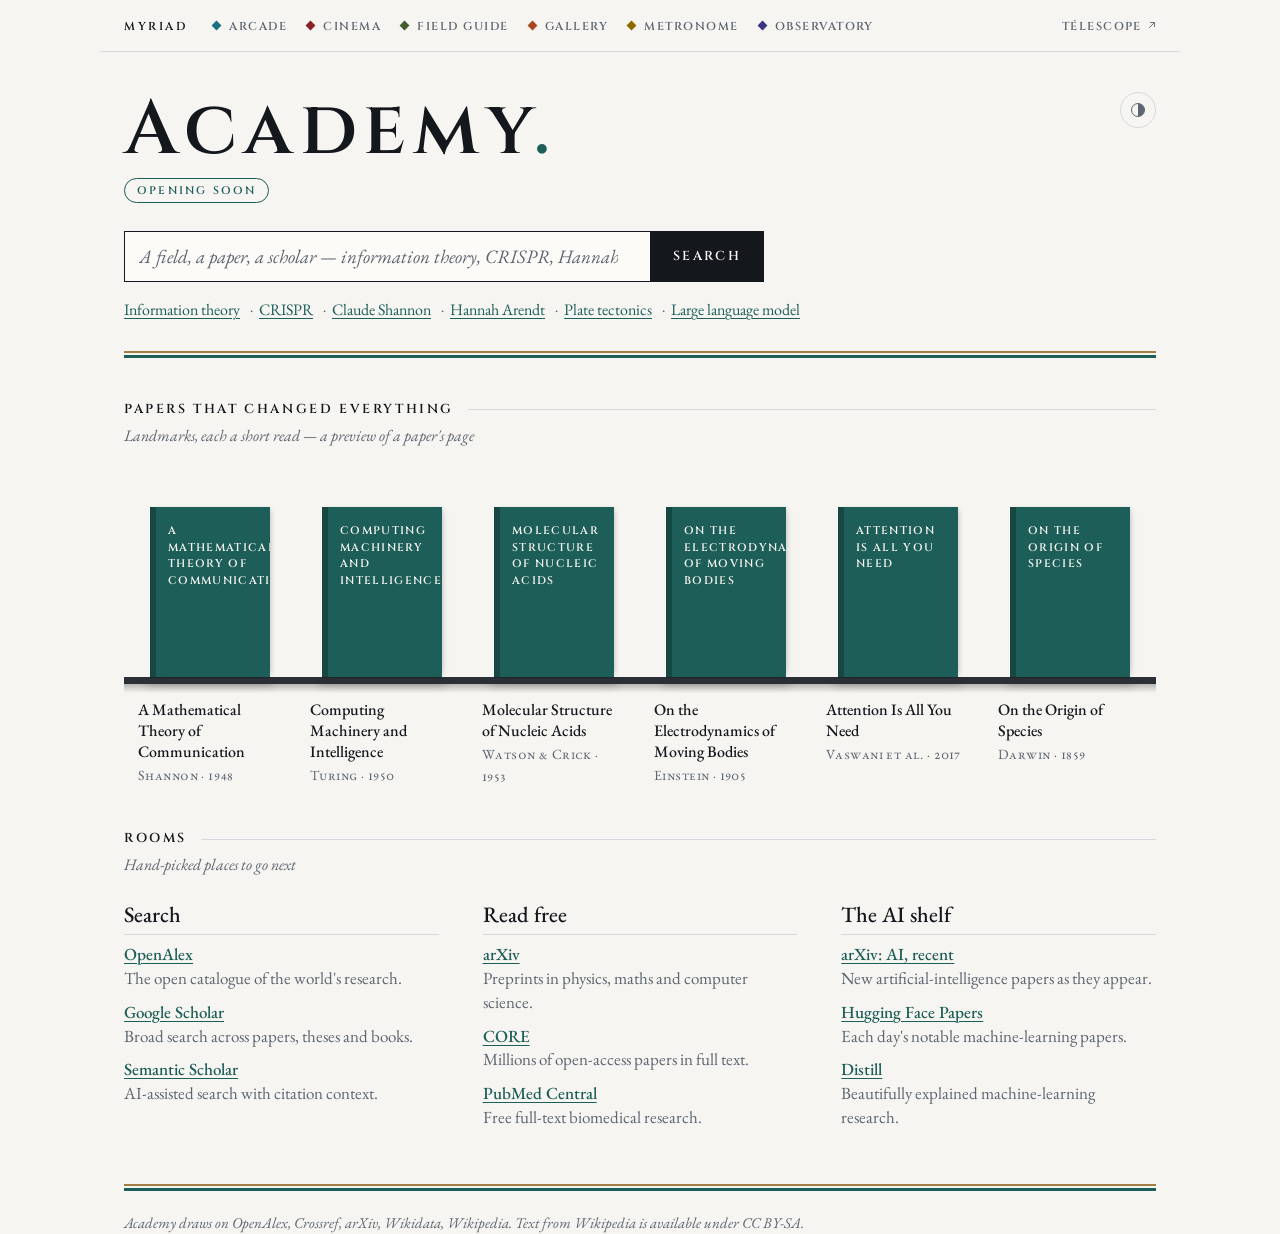
<file: academy/index.html>
<!DOCTYPE html>
<html lang="en">
<head>
<meta charset="utf-8">
<meta name="viewport" content="width=device-width, initial-scale=1">
<title>Academy — Myriad</title>
<script>try{ const t = localStorage.getItem("myriad-theme"); if(t) document.documentElement.dataset.theme = t; }catch(e){}</script>
<link rel="preconnect" href="https://fonts.googleapis.com">
<link rel="preconnect" href="https://fonts.gstatic.com" crossorigin>
<link href="https://fonts.googleapis.com/css2?family=Cinzel:wght@500;600&family=EB+Garamond:ital,wght@0,400;0,500;0,600;1,400&display=swap" rel="stylesheet">
<link rel="stylesheet" href="../style.css?v=20261121n">
</head>
<body data-wing="academy">
<script src="../site.js?v=20261121n"></script>
<header class="wrap masthead">
  <a class="logo" href="./">Academy<span class="dot">.</span></a>
  <form id="f" role="search">
    <input id="q" type="search" autocomplete="off" aria-label="Search Academy">
    <button>Search</button>
  </form>
  <button class="theme" id="theme" type="button" aria-label="Switch theme" title="Theme: light, dark or Y2K">
    <svg viewBox="0 0 16 16" aria-hidden="true"><circle cx="8" cy="8" r="6.5" fill="none" stroke="currentColor"/><path d="M8 1.5a6.5 6.5 0 0 1 0 13z" fill="currentColor"/></svg>
  </button>
  <nav class="chips" id="chips" aria-label="Suggestions"></nav>
</header>
<main class="wrap" id="main"></main>
<footer class="wrap" id="sources"></footer>
<script src="../wings.js?v=20261121n"></script>
</body>
</html>
</file>
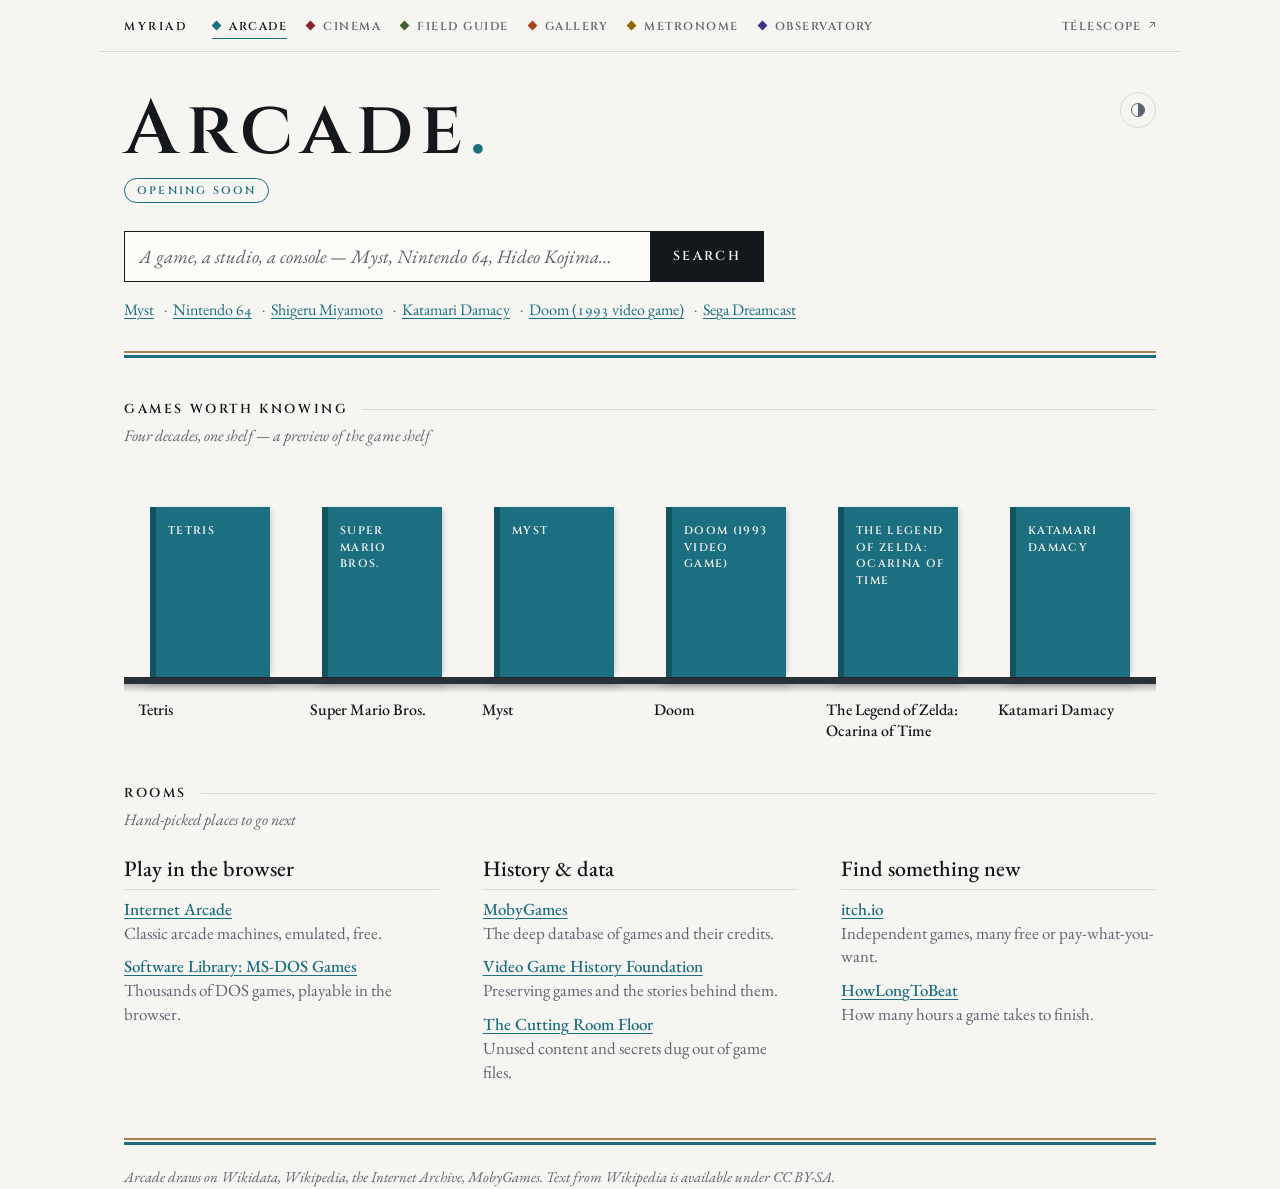
<file: arcade/index.html>
<!DOCTYPE html>
<html lang="en">
<head>
<meta charset="utf-8">
<meta name="viewport" content="width=device-width, initial-scale=1">
<title>Arcade — Myriad</title>
<script>try{ const t = localStorage.getItem("myriad-theme"); if(t) document.documentElement.dataset.theme = t; }catch(e){}</script>
<link rel="preconnect" href="https://fonts.googleapis.com">
<link rel="preconnect" href="https://fonts.gstatic.com" crossorigin>
<link href="https://fonts.googleapis.com/css2?family=Cinzel:wght@500;600&family=EB+Garamond:ital,wght@0,400;0,500;0,600;1,400&display=swap" rel="stylesheet">
<link rel="stylesheet" href="../style.css?v=20261121n">
</head>
<body data-wing="arcade">
<script src="../site.js?v=20261121n"></script>
<header class="wrap masthead">
  <a class="logo" href="./">Arcade<span class="dot">.</span></a>
  <form id="f" role="search">
    <input id="q" type="search" autocomplete="off" aria-label="Search Arcade">
    <button>Search</button>
  </form>
  <button class="theme" id="theme" type="button" aria-label="Switch theme" title="Theme: light, dark or Y2K">
    <svg viewBox="0 0 16 16" aria-hidden="true"><circle cx="8" cy="8" r="6.5" fill="none" stroke="currentColor"/><path d="M8 1.5a6.5 6.5 0 0 1 0 13z" fill="currentColor"/></svg>
  </button>
  <nav class="chips" id="chips" aria-label="Suggestions"></nav>
</header>
<main class="wrap" id="main"></main>
<footer class="wrap" id="sources"></footer>
<script src="../wings.js?v=20261121n"></script>
</body>
</html>
</file>
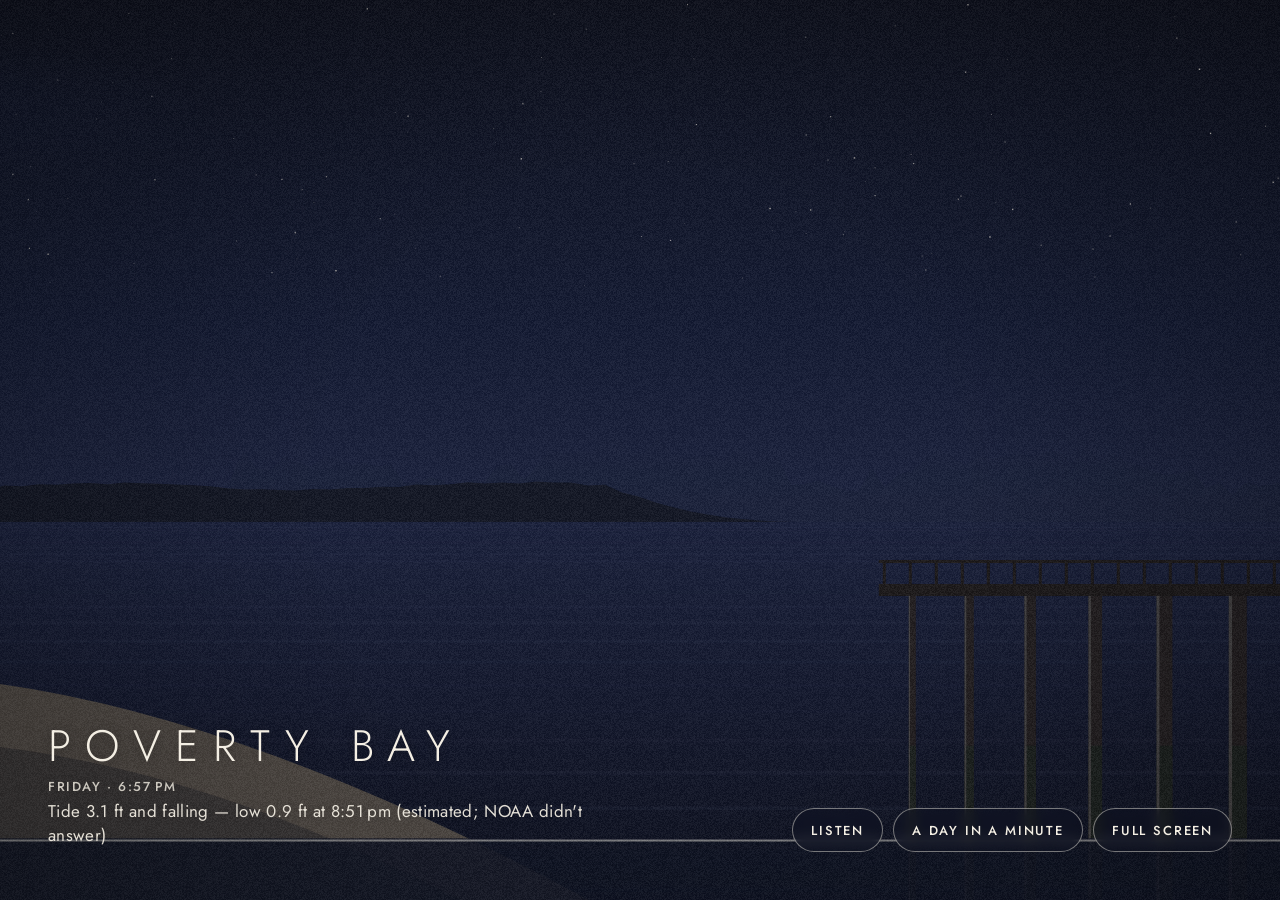
<file: bay/index.html>
<!DOCTYPE html>
<html lang="en">
<head>
<meta charset="utf-8">
<meta name="viewport" content="width=device-width, initial-scale=1">
<title>Poverty Bay</title>
<meta name="description" content="A living window on Poverty Bay, Puget Sound: the real sun, tide and weather, with an ambient soundtrack made from them.">
<link rel="preconnect" href="https://fonts.googleapis.com"><link rel="preconnect" href="https://fonts.gstatic.com" crossorigin>
<link href="https://fonts.googleapis.com/css2?family=Jost:wght@300;400;500&display=swap" rel="stylesheet">
<style>
/* VOICE  quiet, ambient, a window you leave on
   IDEA   a 1970s travel poster of Poverty Bay that is alive: the real sun, tide and weather
   PICTURE the whole screen: sky, striped sun, the Olympics, Maury Island, the water, Redondo's beach and pier
   COLOUR whatever the sky is doing right now; the interface stays out of its way
   TYPE   Jost, light and wide, like the lettering on an old poster */
html,body{margin:0;height:100%;background:#0b1026;overflow:hidden;color:#f4efe4;font:16px/1.4 "Jost","Futura",system-ui,sans-serif}
canvas{position:fixed;inset:0;width:100vw;height:100vh;display:block}
.ui{position:fixed;inset:auto 0 0 0;display:flex;justify-content:space-between;align-items:flex-end;gap:20px;
  padding:clamp(18px,4vw,48px);pointer-events:none;transition:opacity 1.2s ease}
.ui.idle{opacity:0}
.placard{max-width:560px;text-shadow:0 1px 12px rgba(0,0,0,.35)}
.placard h1{margin:0 0 10px;font-weight:300;font-size:clamp(26px,4vw,44px);letter-spacing:.32em;text-transform:uppercase;line-height:1}
.placard p{margin:4px 0 0;font-weight:400;font-size:clamp(14px,1.6vw,17px);letter-spacing:.02em;opacity:.92}
.placard .when{font-weight:500;letter-spacing:.12em;text-transform:uppercase;font-size:13px;opacity:.8}
.ctl{display:flex;gap:10px;align-items:center;flex-wrap:wrap;justify-content:flex-end;pointer-events:auto}
button{font:500 13px/1 "Jost",system-ui,sans-serif;letter-spacing:.14em;text-transform:uppercase;color:#f4efe4;cursor:pointer;
  background:rgba(10,14,30,.28);border:1px solid rgba(244,239,228,.45);border-radius:999px;min-height:44px;padding:0 18px;
  backdrop-filter:blur(6px);-webkit-backdrop-filter:blur(6px);transition:background .2s ease,border-color .2s ease}
button:hover{background:rgba(244,239,228,.16);border-color:#f4efe4}
button:focus-visible{outline:2px solid #f4efe4;outline-offset:3px}
button[aria-pressed="true"]{background:#f4efe4;color:#14182c}
input[type=range]{width:110px;accent-color:#f4efe4}
.vol{display:none;align-items:center;gap:8px;font-size:12px;letter-spacing:.14em;text-transform:uppercase;opacity:.85}
.vol.on{display:flex}
@media (max-width:640px){
  .ui{flex-direction:column;align-items:stretch}
  .ctl{justify-content:flex-start}
  .placard h1{letter-spacing:.24em}
}
@media (prefers-reduced-motion:reduce){.ui{transition:none}}
</style>
</head>
<body>
<canvas id="c" aria-label="Poverty Bay, as it looks right now"></canvas>
<div class="ui" id="ui">
  <div class="placard">
    <h1>Poverty Bay</h1>
    <p class="when" id="when"></p>
    <p id="tideline"></p>
    <p id="wxline"></p>
  </div>
  <div class="ctl">
    <label class="vol" id="vol">Volume <input type="range" id="volume" min="0" max="1" step="0.01" value="0.7" aria-label="Volume"></label>
    <button type="button" id="listen" aria-pressed="false">Listen</button>
    <button type="button" id="lapse" aria-pressed="false">A day in a minute</button>
    <button type="button" id="full">Full screen</button>
  </div>
</div>
<script>
{
/* ================= where, and the data ================= */
const LAT = 47.349, LON = -122.326;            /* Redondo Beach, Des Moines WA, looking west across Poverty Bay */
const TIDE_STATION = "9446484";                /* NOAA: Tacoma, the nearest tide station */
const $ = id => document.getElementById(id);
const rad = Math.PI / 180, deg = 180 / Math.PI;

/* ---------- the sun, computed (no data needed) ---------- */
function sunPos(t){
  const n = (t - Date.UTC(2000, 0, 1, 12)) / 864e5;
  const L = (280.459 + 0.98564736 * n) % 360, g = (357.529 + 0.98560028 * n) * rad;
  const lam = (L + 1.915 * Math.sin(g) + 0.020 * Math.sin(2 * g)) * rad, eps = (23.439 - 3.6e-7 * n) * rad;
  const ra = Math.atan2(Math.cos(eps) * Math.sin(lam), Math.cos(lam)), dec = Math.asin(Math.sin(eps) * Math.sin(lam));
  const gmst = (18.697374558 + 24.06570982441908 * n) % 24;
  const H = ((gmst * 15 + LON) * rad - ra), phi = LAT * rad;
  const alt = Math.asin(Math.sin(phi) * Math.sin(dec) + Math.cos(phi) * Math.cos(dec) * Math.cos(H));
  const az = (Math.atan2(Math.sin(H), Math.cos(H) * Math.sin(phi) - Math.tan(dec) * Math.cos(phi)) * deg + 180 + 360) % 360;
  return {alt: alt * deg, az};
}
/* the moon: its phase from a known new moon; it rides roughly the sun's path, a phase-fraction of a day behind */
const SYN = 29.530588853, NEW = Date.UTC(2000, 0, 6, 18, 14);
const moonPhase = t => (((t - NEW) / 864e5) % SYN + SYN) % SYN / SYN;
const moonPos = t => sunPos(t - moonPhase(t) * 24.84 * 36e5);

/* ---------- the tide: NOAA's predictions for Tacoma, every six minutes ---------- */
let tide = null, tideEstimated = false;
const ymd = d => d.getFullYear() + String(d.getMonth() + 1).padStart(2, "0") + String(d.getDate()).padStart(2, "0");
async function loadTide(){
  const start = new Date(Date.now() - 864e5);
  const base = "https://api.tidesandcurrents.noaa.gov/api/prod/datagetter?product=predictions&application=poverty_bay_window"
    + `&begin_date=${ymd(start)}&range=96&datum=MLLW&station=${TIDE_STATION}&time_zone=gmt&units=english&format=json`;
  try {
    const [six, hilo] = await Promise.all([fetch(base + "&interval=6").then(r => r.json()), fetch(base + "&interval=hilo").then(r => r.json())]);
    const pts = (six.predictions || []).map(p => ({t: Date.parse(p.t.replace(" ", "T") + "Z"), v: +p.v}));
    if(pts.length < 10) throw new Error("no predictions");
    tide = {pts, hilo: (hilo.predictions || []).map(p => ({t: Date.parse(p.t.replace(" ", "T") + "Z"), v: +p.v, type: p.type}))};
    tideEstimated = false;
  } catch(e){
    /* no answer from NOAA: a stand-in mixed tide with Tacoma's rough shape, and the placard says so */
    tideEstimated = true;
    const pts = [], hilo = [];
    for(let t = Date.now() - 864e5; t < Date.now() + 3 * 864e5; t += 36e4){
      const h = (t - Date.UTC(2026, 0, 1)) / 36e5;
      pts.push({t, v: 7 + 4.6 * Math.cos(2 * Math.PI * h / 12.42) + 2.4 * Math.cos(2 * Math.PI * h / 23.93 + 1.1)});
    }
    for(let i = 1; i < pts.length - 1; i++){
      if(pts[i].v > pts[i - 1].v && pts[i].v >= pts[i + 1].v) hilo.push({...pts[i], type: "H"});
      if(pts[i].v < pts[i - 1].v && pts[i].v <= pts[i + 1].v) hilo.push({...pts[i], type: "L"});
    }
    tide = {pts, hilo};
  }
}
function tideAt(t){
  const p = tide?.pts; if(!p) return null;
  let i = Math.max(0, Math.min(p.length - 2, Math.floor((t - p[0].t) / 36e4)));
  while(i > 0 && p[i].t > t) i--;
  while(i < p.length - 2 && p[i + 1].t < t) i++;
  const a = p[i], b = p[i + 1], k = Math.max(0, Math.min(1, (t - a.t) / (b.t - a.t || 1)));
  return {v: a.v + (b.v - a.v) * k, rising: b.v > a.v};
}
const nextTurn = t => tide?.hilo.find(h => h.t > t);

/* ---------- the weather: Open-Meteo, right now, refreshed every quarter hour ---------- */
let wx = null;
async function loadWeather(){
  try {
    const j = await fetch(`https://api.open-meteo.com/v1/forecast?latitude=${LAT}&longitude=${LON}&current=temperature_2m,precipitation,cloud_cover,wind_speed_10m,wind_direction_10m,weather_code,visibility&temperature_unit=fahrenheit&wind_speed_unit=mph&precipitation_unit=mm&timezone=America%2FLos_Angeles`).then(r => r.json());
    const c = j.current; if(!c) throw new Error("no weather");
    wx = {temp: c.temperature_2m, precip: c.precipitation || 0, cloud: c.cloud_cover ?? 30, wind: c.wind_speed_10m || 0,
      dir: c.wind_direction_10m || 0, code: c.weather_code ?? 0, vis: c.visibility ?? 20000};
  } catch(e){ wx = null; }
}
const WMO = {0:"clear",1:"mostly clear",2:"partly cloudy",3:"overcast",45:"fog",48:"freezing fog",51:"light drizzle",53:"drizzle",55:"heavy drizzle",
  56:"freezing drizzle",57:"freezing drizzle",61:"light rain",63:"rain",65:"heavy rain",66:"freezing rain",67:"freezing rain",71:"light snow",73:"snow",
  75:"heavy snow",77:"snow grains",80:"rain showers",81:"rain showers",82:"heavy showers",85:"snow showers",86:"snow showers",95:"thunderstorm",96:"thunderstorm",99:"thunderstorm"};
const COMPASS = ["north","northeast","east","southeast","south","southwest","west","northwest"];
const isRain = c => (c >= 51 && c <= 67) || (c >= 80 && c <= 82) || c >= 95;
const isSnow = c => (c >= 71 && c <= 77) || c === 85 || c === 86;
const isFog = c => c === 45 || c === 48;

/* ================= colour ================= */
const hex = h => [1, 3, 5].map(i => parseInt(h.slice(i, i + 2), 16));
const mix = (a, b, k) => a.map((x, i) => x + (b[i] - x) * k);
const css = (c, a = 1) => `rgba(${c.map(Math.round).join(",")},${a})`;
/* the sky by the sun's height: top, middle, horizon */
const SKY = [[-18, "#070a18", "#0d1430", "#161d3d"], [-10, "#0c1332", "#1d2452", "#3b2f5e"], [-4, "#1b2a5c", "#6a4a7a", "#df7a5a"],
  [0, "#2d4884", "#c66f78", "#f5a259"], [5, "#4f74b0", "#e7a07c", "#f7cf8b"], [15, "#6d98cf", "#a9c4df", "#e9e2cf"], [45, "#5a8dcf", "#9cc0e6", "#dfe9ef"]]
  .map(([a, ...c]) => [a, c.map(hex)]);
function skyAt(alt, cloud){
  let i = 0; while(i < SKY.length - 2 && alt > SKY[i + 1][0]) i++;
  const [a0, c0] = SKY[i], [a1, c1] = SKY[i + 1], k = Math.max(0, Math.min(1, (alt - a0) / (a1 - a0)));
  let c = c0.map((x, j) => mix(x, c1[j], k));
  /* overcast greys the sky, more by day, and a grey that stays dark at night */
  const light = Math.max(0, Math.min(1, (alt + 8) / 20)), grey = [hex("#1b1e26"), hex("#262a33"), hex("#30343c")].map((g, j) => mix(g, hex(["#6c7480", "#9aa1a8", "#b8bbbb"][j]), light));
  const o = Math.min(.82, (cloud / 100) * .85);
  return c.map((x, j) => mix(x, grey[j], o));
}

/* ================= the scene ================= */
const cv = $("c"), cx = cv.getContext("2d");
let W = 0, H = 0, DPR = 1;
function resize(){ DPR = Math.min(2, devicePixelRatio || 1); W = innerWidth; H = innerHeight; cv.width = W * DPR; cv.height = H * DPR; cx.setTransform(DPR, 0, 0, DPR, 0, 0); build(); }
/* fixed shapes, seeded so the coastline never changes */
let seed = 7; const rnd = () => (seed = (seed * 16807) % 2147483647) / 2147483647;
let olympics = [], island = [], stars = [], pilings = [], grain = null, drops = [];
function build(){
  seed = 7;
  const hz = H * .58;
  olympics = []; for(let x = 0, y = 0; x <= 1.0001; x += .012){ y = .25 + .55 * Math.abs(Math.sin(x * 9.1 + 1.3)) * (.6 + .4 * Math.sin(x * 3.3)) + rnd() * .35; olympics.push([x, Math.max(0, y)]); }
  /* Maury Island: low and rounded, sloping down into the water at its south point */
  island = []; for(let x = 0; x <= 1.0001; x += .02){ const taper = Math.min(1, (1 - x) / .22) ** 1.6; island.push([x, taper * (.55 + .35 * Math.sin(x * 2.6 + .4) + .12 * Math.sin(x * 11) + rnd() * .06)]); }
  stars = Array.from({length: 180}, () => [rnd(), rnd() * .55, rnd() * 1.2 + .3, rnd() * 6.28]);
  pilings = Array.from({length: 7}, (_, i) => ({x: .71 + i * .042 + i * i * .0016, w: 7 + i * 2.2}));
  drops = Array.from({length: 420}, () => [rnd(), rnd(), .6 + rnd() * .8]);
  /* a tile of film grain */
  grain = document.createElement("canvas"); grain.width = grain.height = 160;
  const g = grain.getContext("2d"), d = g.createImageData(160, 160);
  for(let i = 0; i < d.data.length; i += 4){ const v = rnd() * 255; d.data[i] = d.data[i + 1] = d.data[i + 2] = v; d.data[i + 3] = 18; }
  g.putImageData(d, 0, 0);
  void hz;
}
addEventListener("resize", resize);

/* the view faces west: azimuth 185° at the left edge to 355° at the right */
const azToX = az => (az - 185) / 170 * W;
const altToY = (alt, hz) => hz - alt * (H * .018);

function draw(t, now){
  const s = sunPos(t), cloud = wx ? wx.cloud : 15, code = wx ? wx.code : 0, wind = wx ? wx.wind : 4;
  const hz = H * .58, [top, mid, bot] = skyAt(s.alt, cloud);
  const day = Math.max(0, Math.min(1, (s.alt + 6) / 18));

  /* sky */
  let gr = cx.createLinearGradient(0, 0, 0, hz);
  gr.addColorStop(0, css(top)); gr.addColorStop(.62, css(mid)); gr.addColorStop(1, css(bot));
  cx.fillStyle = gr; cx.fillRect(0, 0, W, hz + 1);

  /* stars, on clear nights */
  const night = Math.max(0, Math.min(1, (-s.alt - 7) / 6)) * (1 - cloud / 100);
  if(night > .02) for(const [x, y, r, ph] of stars){
    cx.fillStyle = `rgba(255,248,235,${night * (.45 + .4 * Math.sin(now / 900 + ph))})`;
    cx.fillRect(x * W, y * hz, r, r);
  }

  /* the moon */
  const ph = moonPhase(t), m = moonPos(t), lit = (1 - Math.cos(ph * 2 * Math.PI)) / 2;
  if(m.alt > -2 && lit > .06 && (1 - day) > .2){
    const mx = azToX(m.az), my = altToY(m.alt, hz), mr = Math.max(10, H * .022);
    if(mx > -mr && mx < W + mr){
      cx.save(); cx.globalAlpha = (1 - day) * (1 - cloud / 140);
      cx.fillStyle = "#f3ead6"; cx.beginPath(); cx.arc(mx, my, mr, 0, 7); cx.fill();
      cx.fillStyle = css(mid, .92); cx.beginPath();
      const off = (ph < .5 ? 1 : -1) * mr * 2 * lit; cx.arc(mx - off, my, mr * 1.02, 0, 7); cx.fill();
      cx.restore();
    }
  }

  /* the sun: an old-poster disc, striped across its lower half */
  const sx = azToX(s.az), sy = altToY(s.alt, hz), sr = Math.max(26, H * .055);
  if(s.alt > -4 && sx > -sr && sx < W + sr){
    cx.save(); cx.beginPath(); cx.rect(0, 0, W, hz); cx.clip();
    const halo = cx.createRadialGradient(sx, sy, sr * .5, sx, sy, sr * 5);
    halo.addColorStop(0, `rgba(255,214,150,${.35 * Math.max(0, 1 - cloud / 92)})`); halo.addColorStop(1, "rgba(255,214,150,0)");
    cx.fillStyle = halo; cx.fillRect(sx - sr * 5, sy - sr * 5, sr * 10, sr * 10);
    const low = Math.max(0, Math.min(1, s.alt / 12));
    const sg = cx.createLinearGradient(0, sy - sr, 0, sy + sr);
    sg.addColorStop(0, css(mix(hex("#ffd27a"), hex("#fff3d6"), low))); sg.addColorStop(1, css(mix(hex("#e8563a"), hex("#ffd9a0"), low)));
    cx.globalAlpha = Math.max(0, 1 - cloud / 92);
    cx.fillStyle = sg; cx.beginPath(); cx.arc(sx, sy, sr, 0, 7); cx.fill();
    cx.fillStyle = css(bot);
    for(let i = 0; i < 4; i++){ const y = sy + sr * (.12 + i * .22), h = 1.5 + i * 1.6; cx.fillRect(sx - sr, y, sr * 2, h); }
    cx.restore();
  }

  /* clouds: soft bands drifting with the wind */
  const n = Math.round(cloud / 9);
  for(let i = 0; i < n; i++){
    const yy = hz * (.08 + (i * .137 % .7)), w = W * (.25 + (i * .31 % .35)), speed = (wind + 2) * .0009;
    const xx = ((i * 197 + now * speed * (1 + i % 3)) % (W + w * 2)) - w;
    const cg = cx.createRadialGradient(xx + w / 2, yy, 0, xx + w / 2, yy, w / 2);
    const cc = mix(mix(mid, [255, 255, 255], .18 * day), [40, 44, 56], .25 * (cloud / 100));
    cg.addColorStop(0, css(cc, .55)); cg.addColorStop(1, css(cc, 0));
    cx.save(); cx.translate(0, yy); cx.scale(1, .22); cx.translate(0, -yy); cx.fillStyle = cg; cx.fillRect(xx, yy - w / 2, w, w); cx.restore();
  }

  /* the Olympics, far and pale; Maury Island, near and dark */
  const fog = wx && (isFog(code) || wx.vis < 3000) ? 1 : 0;
  const far = mix(mix(bot, mid, .5), [30, 36, 60], .25 * (1 - day)), near = mix(mix(mid, [18, 22, 34], .62), [12, 15, 26], .5 * (1 - day));
  const ridge = (pts, x0, x1, base, height, col, a) => {
    cx.fillStyle = css(col, a); cx.beginPath(); cx.moveTo(x0 * W, base);
    for(const [x, y] of pts) cx.lineTo((x0 + (x1 - x0) * x) * W, base - y * height);
    cx.lineTo(x1 * W, base); cx.fill();
  };
  ridge(olympics, .18, 1.05, hz, H * .085, far, fog ? .15 : .85 - cloud / 400);
  ridge(island, -.05, .62, hz, H * .045, near, fog ? .35 : 1);

  /* the water: the sky, darker, in poster stripes that widen toward you */
  gr = cx.createLinearGradient(0, hz, 0, H);
  gr.addColorStop(0, css(mix(bot, mid, .35))); gr.addColorStop(1, css(mix(top, [8, 12, 26], .45)));
  cx.fillStyle = gr; cx.fillRect(0, hz, W, H - hz);
  const sunUp = s.alt > -3 && sx > -W * .2 && sx < W * 1.2, glow = Math.max(0, Math.min(1, (s.alt + 3) / 10)) * Math.max(0, 1 - cloud / 92);
  for(let k = 0, y = hz + 2; y < H; k++){
    const gap = 3 + k * k * .09, band = 1 + k * .14, sh = Math.sin(now / 1400 + k * .9) * (2 + k * .4);
    cx.fillStyle = css(mix(bot, [255, 255, 255], .1), .1 + .06 * Math.sin(k + now / 2200));
    cx.fillRect(0, y, W, band);
    if(sunUp && glow > .02){
      const half = (6 + k * k * .55) * (1.2 - Math.min(1, s.alt / 30));
      cx.fillStyle = `rgba(255,${190 + 40 * glow},${120 + 60 * glow},${.55 * glow})`;
      cx.fillRect(sx - half + sh, y, half * 2, band + .6);
    }
    y += gap;
  }

  /* Redondo: the beach on the left and the pier on the right, and the tide over both */
  const td = tideAt(t), level = td ? td.v : 7;
  const wl = H * .9 - (level - 6) * H * .011;                   /* the waterline nearby: up with the tide */
  const sand = mix(hex("#8a7a63"), [22, 24, 34], .55 * (1 - day)), wet = mix(sand, [20, 22, 30], .45);
  cx.fillStyle = css(sand); cx.beginPath(); cx.moveTo(0, H * .76); cx.quadraticCurveTo(W * .2, H * .8, W * .46, H); cx.lineTo(0, H); cx.fill();
  cx.fillStyle = css(wet, .9); cx.beginPath(); cx.moveTo(0, H * .83); cx.quadraticCurveTo(W * .17, H * .86, W * .36, H); cx.lineTo(0, H); cx.fill();
  /* pilings, with the dark band the tide leaves on them */
  const wood = mix(hex("#3b3027"), [10, 12, 20], .6 * (1 - day)), deckY = H * .66;
  for(const p of pilings){
    const x = p.x * W;
    cx.fillStyle = css(wood); cx.fillRect(x, deckY, p.w, H - deckY);
    cx.fillStyle = css(mix(wood, [18, 30, 24], .55)); cx.fillRect(x, H * .9 - (12.5 - 6) * H * .011, p.w, H);
    cx.fillStyle = css(mix(wood, [255, 255, 255], .15)); cx.fillRect(x, deckY, Math.max(1, p.w * .18), H - deckY);
  }
  cx.fillStyle = css(mix(wood, [0, 0, 0], .2)); cx.fillRect(pilings[0].x * W - 30, deckY - 10, W, 12);
  cx.fillRect(pilings[0].x * W - 30, deckY - 34, W, 3);
  for(let x = pilings[0].x * W - 26; x < W; x += 26) cx.fillRect(x, deckY - 34, 3, 26);
  /* the near water, over sand and pilings, with a line of foam at its edge */
  const nearWater = mix(mix(top, bot, .3), [8, 12, 26], .5);
  cx.fillStyle = css(nearWater, .88); cx.fillRect(0, wl, W, H - wl);
  cx.fillStyle = css([240, 236, 226], .35 + .15 * Math.sin(now / 1500));
  const swash = Math.sin(now / 2600) * 3 * (1 + wind / 15);
  cx.fillRect(0, wl + swash - 1, W, 2);

  /* rain or snow, slanted by the wind */
  if(wx && (isRain(code) || isSnow(code) || wx.precip > .1)){
    const snow = isSnow(code), count = Math.min(drops.length, Math.round(60 + wx.precip * 140 + (code >= 63 ? 120 : 0)));
    const slant = Math.max(-.6, Math.min(.6, (wx.wind / 30) * (wx.dir > 180 ? 1 : -1)));
    cx.strokeStyle = snow ? "rgba(250,250,255,.8)" : "rgba(220,228,240,.32)"; cx.lineWidth = snow ? 2.4 : 1; cx.lineCap = "round";
    cx.beginPath();
    for(let i = 0; i < count; i++){
      const [x0, y0, sp] = drops[i], v = snow ? .00004 : .0011, len = snow ? .5 : 14 * sp;
      const y = ((y0 + now * v * sp) % 1) * H, x = ((x0 + y / H * slant * .2 + (snow ? Math.sin(now / 900 + i) * .004 : 0)) % 1 + 1) % 1 * W;
      cx.moveTo(x, y); cx.lineTo(x + slant * len, y + len);
    }
    cx.stroke();
  }
  /* fog: a pale veil, thickest at the water */
  if(fog){ gr = cx.createLinearGradient(0, hz * .4, 0, H); gr.addColorStop(0, css(mix(mid, [220, 222, 226], .5), .15)); gr.addColorStop(.5, css(mix(bot, [220, 222, 226], .6), .6)); gr.addColorStop(1, css(mix(bot, [200, 204, 210], .4), .3)); cx.fillStyle = gr; cx.fillRect(0, 0, W, H); }

  /* grain and a soft vignette, like a print */
  cx.fillStyle = cx.createPattern(grain, "repeat"); cx.fillRect(0, 0, W, H);
  const vg = cx.createRadialGradient(W / 2, H * .55, Math.min(W, H) * .35, W / 2, H * .55, Math.max(W, H) * .8);
  vg.addColorStop(0, "rgba(0,0,0,0)"); vg.addColorStop(1, "rgba(0,0,0,.35)"); cx.fillStyle = vg; cx.fillRect(0, 0, W, H);

  return {s, td, day, cloud, code};
}

/* ================= the words ================= */
const fmtTime = t => new Date(t).toLocaleTimeString("en-US", {hour: "numeric", minute: "2-digit", timeZone: "America/Los_Angeles"}).toLowerCase().replace(" ", " ");
const fmtDay = t => new Date(t).toLocaleDateString("en-US", {weekday: "long", timeZone: "America/Los_Angeles"});
function words(t){
  $("when").textContent = `${fmtDay(t)} · ${fmtTime(t)}${lapse ? " · a day in a minute" : ""}`;
  const td = tideAt(t), nx = nextTurn(t);
  $("tideline").textContent = td ? `Tide ${td.v.toFixed(1)} ft and ${td.rising ? "rising" : "falling"}${nx ? ` — ${nx.type === "H" ? "high" : "low"} ${nx.v.toFixed(1)} ft at ${fmtTime(nx.t)}` : ""}${tideEstimated ? " (estimated; NOAA didn't answer)" : ""}` : "";
  $("wxline").textContent = wx ? `${Math.round(wx.temp)}° · ${WMO[wx.code] || "weather"} · wind ${Math.round(wx.wind)} mph from the ${COMPASS[Math.round(wx.dir / 45) % 8]}` : "";
}

/* ================= the sound ================= */
/* Everything is made here as it plays. The light chooses the chord and how bright it sounds; the tide sets
   how slowly the pad swells; the wind brings waves and a hiss of air; rain brings soft noise and droplets;
   clear nights bring sparse bells. */
let A = null;
const MODES = {night: [50, 53, 57, 60, 62, 64, 65], dawn: [53, 57, 59, 60, 64, 65, 67], day: [55, 59, 62, 64, 66, 67, 69], dusk: [51, 55, 58, 60, 62, 63, 67]};
const CHORDS = [[0, 2, 4, 6], [3, 5, 0, 2], [5, 0, 2, 4], [1, 3, 5, 0]];
const hz = m => 440 * 2 ** ((m - 69) / 12);
function modeFor(alt, rising){ return alt < -6 ? "night" : alt < 6 ? (rising ? "dawn" : "dusk") : "day"; }
function startAudio(){
  const ac = new (window.AudioContext || window.webkitAudioContext)();
  const out = ac.createGain(); out.gain.value = 0; out.connect(ac.destination);
  const comp = ac.createDynamicsCompressor(); comp.threshold.value = -18; comp.ratio.value = 3; comp.connect(out);
  /* a hall made of decaying noise */
  const ir = ac.createBuffer(2, ac.sampleRate * 5, ac.sampleRate);
  for(let ch = 0; ch < 2; ch++){ const d = ir.getChannelData(ch); for(let i = 0; i < d.length; i++) d[i] = (Math.random() * 2 - 1) * (1 - i / d.length) ** 2.6; }
  const verb = ac.createConvolver(); verb.buffer = ir; const wet = ac.createGain(); wet.gain.value = .55; verb.connect(wet); wet.connect(comp);
  const dry = ac.createGain(); dry.gain.value = .6; dry.connect(comp);
  const bus = ac.createGain(); bus.connect(dry); bus.connect(verb);
  /* the pad: four voices, each two detuned oscillators through one shared filter */
  const lp = ac.createBiquadFilter(); lp.type = "lowpass"; lp.frequency.value = 900; lp.Q.value = .6; lp.connect(bus);
  const swell = ac.createGain(); swell.gain.value = .5; swell.connect(lp);
  const lfo = ac.createOscillator(), lfoAmt = ac.createGain(); lfo.frequency.value = .05; lfoAmt.gain.value = .2; lfo.connect(lfoAmt); lfoAmt.connect(swell.gain); lfo.start();
  const voices = Array.from({length: 4}, (_, i) => {
    const g = ac.createGain(); g.gain.value = .07; g.connect(swell);
    const o1 = ac.createOscillator(), o2 = ac.createOscillator(); o1.type = "triangle"; o2.type = "sine"; o2.detune.value = 7 + i * 2;
    o1.connect(g); o2.connect(g); o1.start(); o2.start(); return {o1, o2, g};
  });
  /* noise for waves, air and rain */
  const nb = ac.createBuffer(1, ac.sampleRate * 3, ac.sampleRate), nd = nb.getChannelData(0);
  let b0 = 0; for(let i = 0; i < nd.length; i++){ b0 = .97 * b0 + .03 * (Math.random() * 2 - 1); nd[i] = b0 * 3; }
  const noise = (type, f, q) => { const s = ac.createBufferSource(); s.buffer = nb; s.loop = true; const fl = ac.createBiquadFilter(); fl.type = type; fl.frequency.value = f; fl.Q.value = q; const g = ac.createGain(); g.gain.value = 0; s.connect(fl); fl.connect(g); g.connect(bus); s.start(); return {g, fl}; };
  const air = noise("lowpass", 500, .3), rain = noise("bandpass", 4200, .6), waves = noise("lowpass", 700, .4);
  A = {ac, out, lp, lfo, voices, air, rain, waves, chord: -1, mode: "", nextBell: 0, nextWave: 0, nextChord: 0, nextDrop: 0, bus};
  setVolume(); return A;
}
function bell(m, when, amp){
  const {ac, bus} = A, g = ac.createGain(); g.connect(bus); g.gain.setValueAtTime(0, when); g.gain.linearRampToValueAtTime(amp, when + .01); g.gain.exponentialRampToValueAtTime(.0001, when + 5);
  for(const [r, a] of [[1, 1], [2.76, .35], [5.4, .12]]){ const o = ac.createOscillator(); o.frequency.value = hz(m) * r; const og = ac.createGain(); og.gain.value = a; o.connect(og); og.connect(g); o.start(when); o.stop(when + 5.2); }
}
function tickAudio(st){
  if(!A) return;
  const {ac} = A, now = ac.currentTime, alt = st.s.alt, rising = st.td ? st.td.rising : true;
  const mode = modeFor(alt, rising), scale = MODES[mode];
  /* a new chord every half minute or so, gliding in */
  if(now > A.nextChord || mode !== A.mode){
    A.mode = mode; A.chord = (A.chord + 1 + Math.floor(Math.random() * 2)) % CHORDS.length; A.nextChord = now + 24 + Math.random() * 18;
    CHORDS[A.chord].forEach((d, i) => { const f = hz(scale[d] - 12 + (i === 0 ? -12 : 0)); A.voices[i].o1.frequency.setTargetAtTime(f, now, 3); A.voices[i].o2.frequency.setTargetAtTime(f, now, 3); });
  }
  /* brighter by day, darker by night and under heavy cloud */
  A.lp.frequency.setTargetAtTime(420 + 1900 * st.day * (1 - st.cloud / 220), now, 4);
  /* the tide sets the swell: faster as the water moves faster */
  const pace = st.td ? Math.min(1, Math.abs(tideAt(Date.now() + 18e5)?.v - st.td.v) / 1.2) : .3;
  A.lfo.frequency.setTargetAtTime(.03 + .07 * pace, now, 5);
  const wind = wx ? wx.wind : 4, wet = wx && (isRain(wx.code) || wx.precip > .1) ? Math.min(1, .25 + wx.precip / 3) : 0;
  A.air.g.gain.setTargetAtTime(Math.min(.22, wind / 120), now, 3); A.air.fl.frequency.setTargetAtTime(300 + wind * 30, now, 3);
  A.rain.g.gain.setTargetAtTime(wet * .1, now, 3);
  /* waves washing in */
  if(now > A.nextWave){
    const g = A.waves.g.gain, peak = .05 + Math.min(.12, wind / 160), len = 3 + Math.random() * 2;
    g.cancelScheduledValues(now); g.setValueAtTime(g.value, now); g.linearRampToValueAtTime(peak, now + len * .45); g.linearRampToValueAtTime(.004, now + len);
    A.waves.fl.frequency.setValueAtTime(500, now); A.waves.fl.frequency.linearRampToValueAtTime(1100, now + len * .4); A.waves.fl.frequency.linearRampToValueAtTime(400, now + len);
    A.nextWave = now + len + 2 + Math.random() * 5 * (1 - Math.min(1, wind / 25));
  }
  /* droplets in rain */
  if(wet && now > A.nextDrop){ bell(scale[Math.floor(Math.random() * scale.length)] + 24, now, .015 * wet); A.nextDrop = now + .3 + Math.random() * 1.4 / wet; }
  /* bells: often on clear nights, now and then by day, rarely under cloud */
  if(now > A.nextBell){
    const clear = 1 - st.cloud / 100, often = mode === "night" ? .4 + clear : .25 + clear * .4;
    if(Math.random() < often) bell(scale[Math.floor(Math.random() * scale.length)] + (Math.random() < .5 ? 0 : 12), now, .05);
    A.nextBell = now + 3 + Math.random() * 7;
  }
}
function setVolume(){ if(A) A.out.gain.setTargetAtTime(+$("volume").value * .9, A.ac.currentTime, .8); }

/* ================= controls ================= */
let lapse = false, lapseFrom = 0, lapseStart = 0;
const simTime = now => lapse ? lapseFrom + (now - lapseStart) * 1440 : Date.now();   /* a day in a minute: 1440× */
$("listen").onclick = async () => {
  try {
    if(!A){ startAudio(); }
    if(A.ac.state === "suspended") await A.ac.resume();
    const on = $("listen").getAttribute("aria-pressed") !== "true";
    $("listen").setAttribute("aria-pressed", on); $("listen").textContent = on ? "Listening" : "Listen"; $("vol").classList.toggle("on", on);
    if(on) setVolume(); else A.out.gain.setTargetAtTime(0, A.ac.currentTime, .6);
  } catch(e){ $("listen").textContent = "No sound here"; }
};
$("volume").oninput = setVolume;
$("lapse").onclick = () => {
  lapse = !lapse; lapseStart = performance.now(); lapseFrom = Date.now();
  $("lapse").setAttribute("aria-pressed", lapse); $("lapse").textContent = lapse ? "Back to now" : "A day in a minute";
};
$("full").onclick = () => { try { document.fullscreenElement ? document.exitFullscreen() : document.documentElement.requestFullscreen(); } catch(e){} };
/* the words and buttons fade after a while, and come back when you move or tap */
let idleAt = performance.now();
const wake = () => { idleAt = performance.now(); $("ui").classList.remove("idle"); };
["mousemove", "pointerdown", "keydown", "touchstart"].forEach(ev => addEventListener(ev, wake, {passive: true}));

/* ================= run ================= */
let lastWords = 0, lastFrame = 0;
function frame(now){
  requestAnimationFrame(frame);
  if(now - lastFrame < 33) return; lastFrame = now;              /* about 30 frames a second is plenty */
  const t = simTime(now);
  if(lapse && t > lapseFrom + 864e5){ lapse = false; $("lapse").setAttribute("aria-pressed", false); $("lapse").textContent = "A day in a minute"; }
  const st = draw(t, now);
  if(now - lastWords > 500){ words(t); lastWords = now; tickAudio(st); }
  if(now - idleAt > 7000) $("ui").classList.add("idle");
}
resize();
Promise.allSettled([loadTide(), loadWeather()]).then(() => words(Date.now()));
setInterval(loadWeather, 15 * 6e4);
setInterval(loadTide, 6 * 36e5);
requestAnimationFrame(frame);
}
</script>
</body>
</html>
</file>
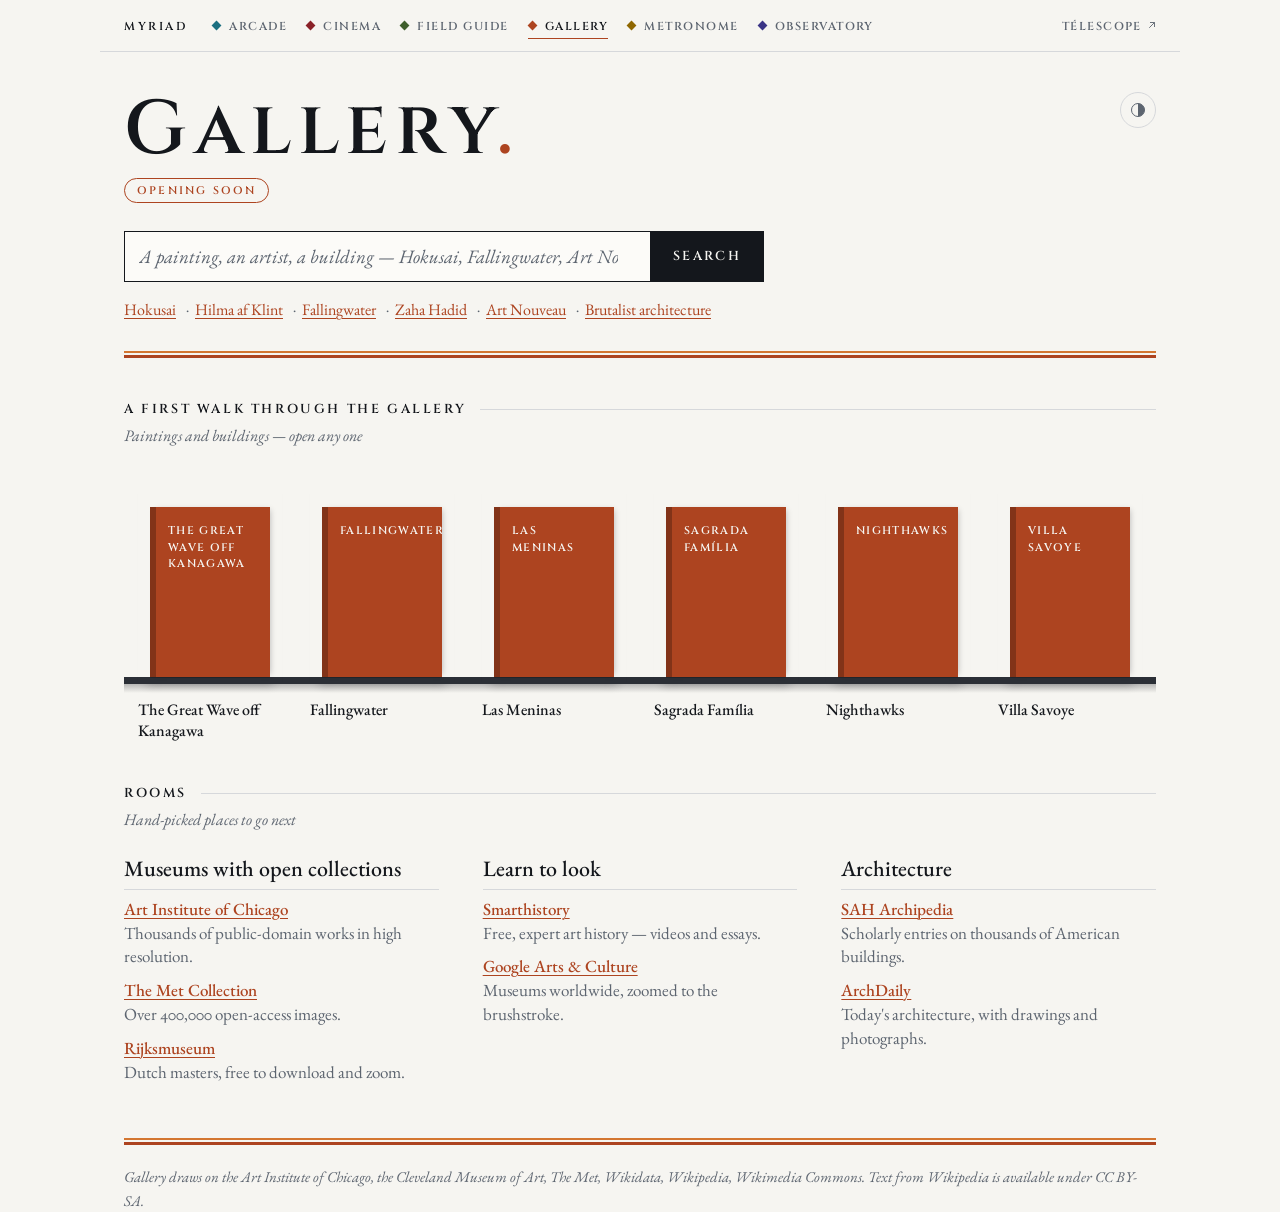
<file: gallery/index.html>
<!DOCTYPE html>
<html lang="en">
<head>
<meta charset="utf-8">
<meta name="viewport" content="width=device-width, initial-scale=1">
<title>Gallery — Myriad</title>
<script>try{ const t = localStorage.getItem("myriad-theme"); if(t) document.documentElement.dataset.theme = t; }catch(e){}</script>
<link rel="preconnect" href="https://fonts.googleapis.com">
<link rel="preconnect" href="https://fonts.gstatic.com" crossorigin>
<link href="https://fonts.googleapis.com/css2?family=Cinzel:wght@500;600&family=EB+Garamond:ital,wght@0,400;0,500;0,600;1,400&display=swap" rel="stylesheet">
<link rel="stylesheet" href="../style.css?v=20261121n">
</head>
<body data-wing="gallery">
<script src="../site.js?v=20261121n"></script>
<header class="wrap masthead">
  <a class="logo" href="./">Gallery<span class="dot">.</span></a>
  <form id="f" role="search">
    <input id="q" type="search" autocomplete="off" aria-label="Search Gallery">
    <button>Search</button>
  </form>
  <button class="theme" id="theme" type="button" aria-label="Switch theme" title="Theme: light, dark or Y2K">
    <svg viewBox="0 0 16 16" aria-hidden="true"><circle cx="8" cy="8" r="6.5" fill="none" stroke="currentColor"/><path d="M8 1.5a6.5 6.5 0 0 1 0 13z" fill="currentColor"/></svg>
  </button>
  <nav class="chips" id="chips" aria-label="Suggestions"></nav>
</header>
<main class="wrap" id="main"></main>
<footer class="wrap" id="sources"></footer>
<script src="../wings.js?v=20261121n"></script>
</body>
</html>
</file>
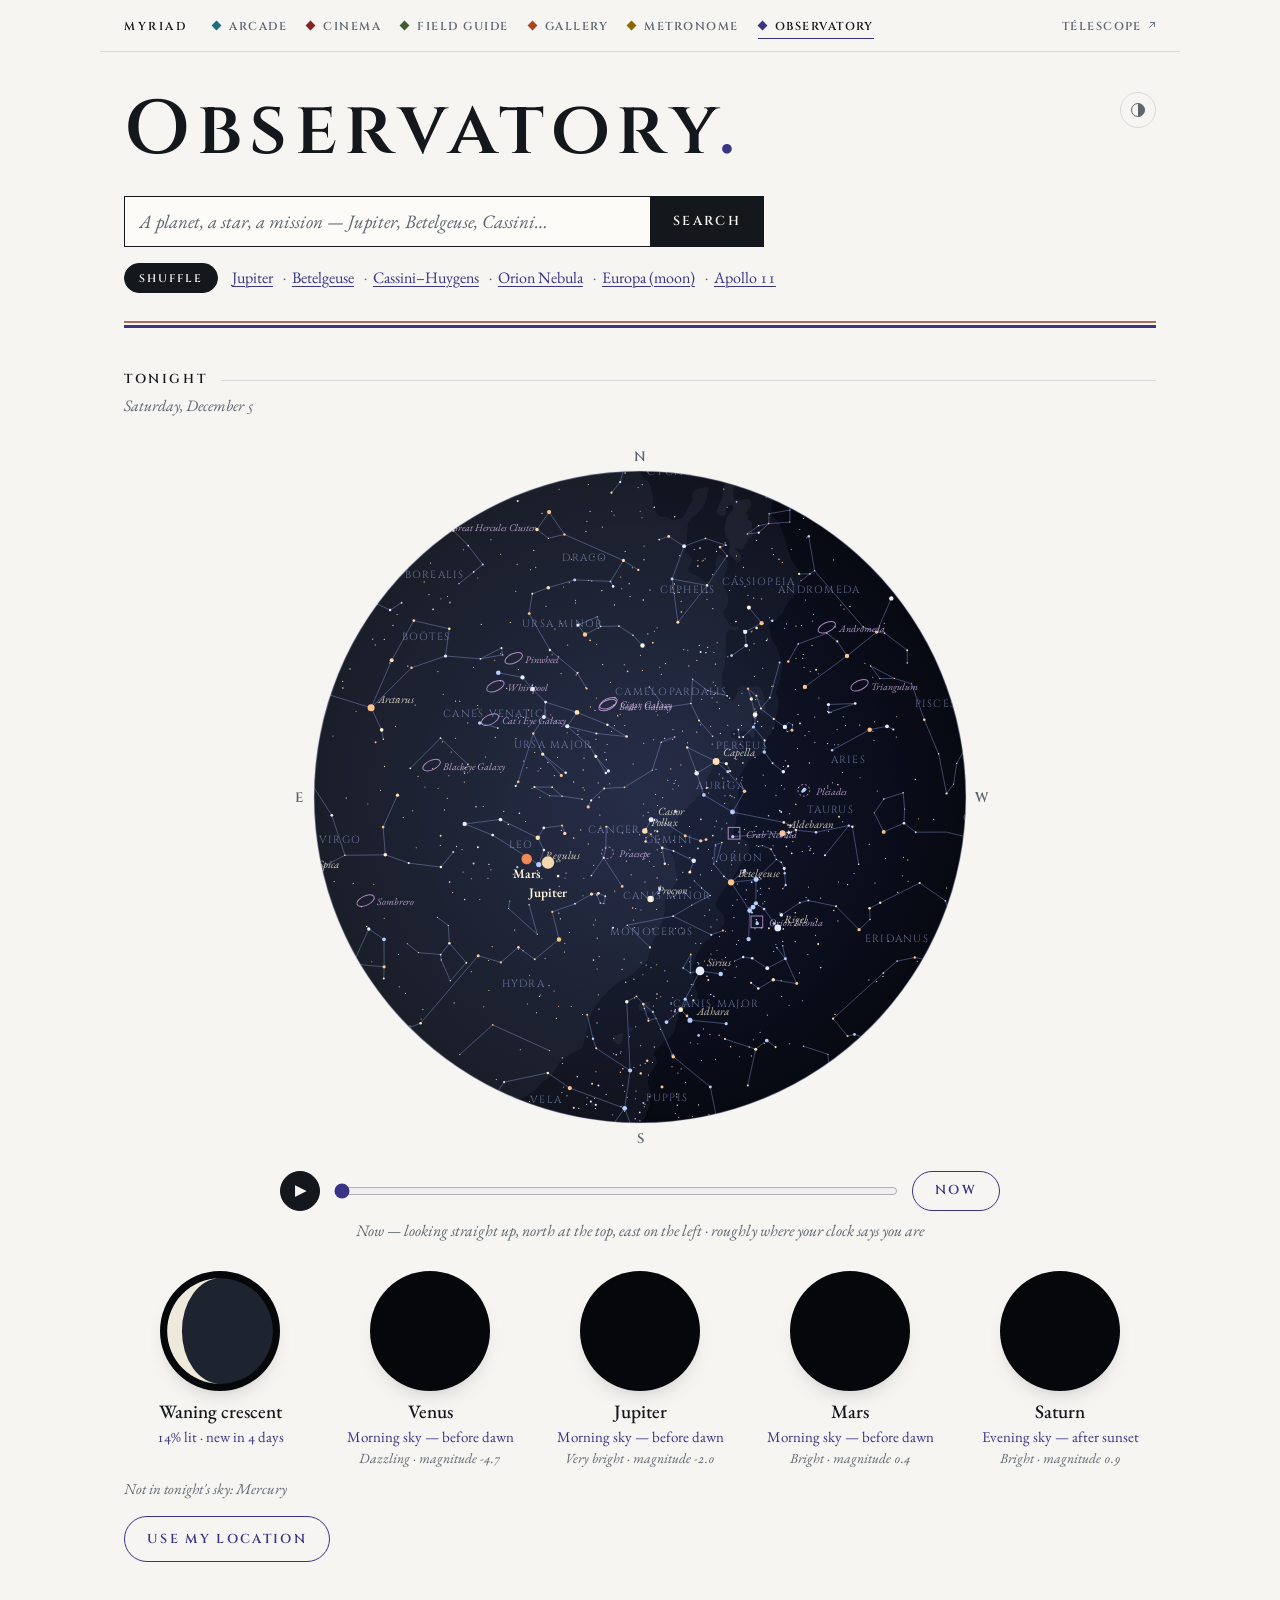
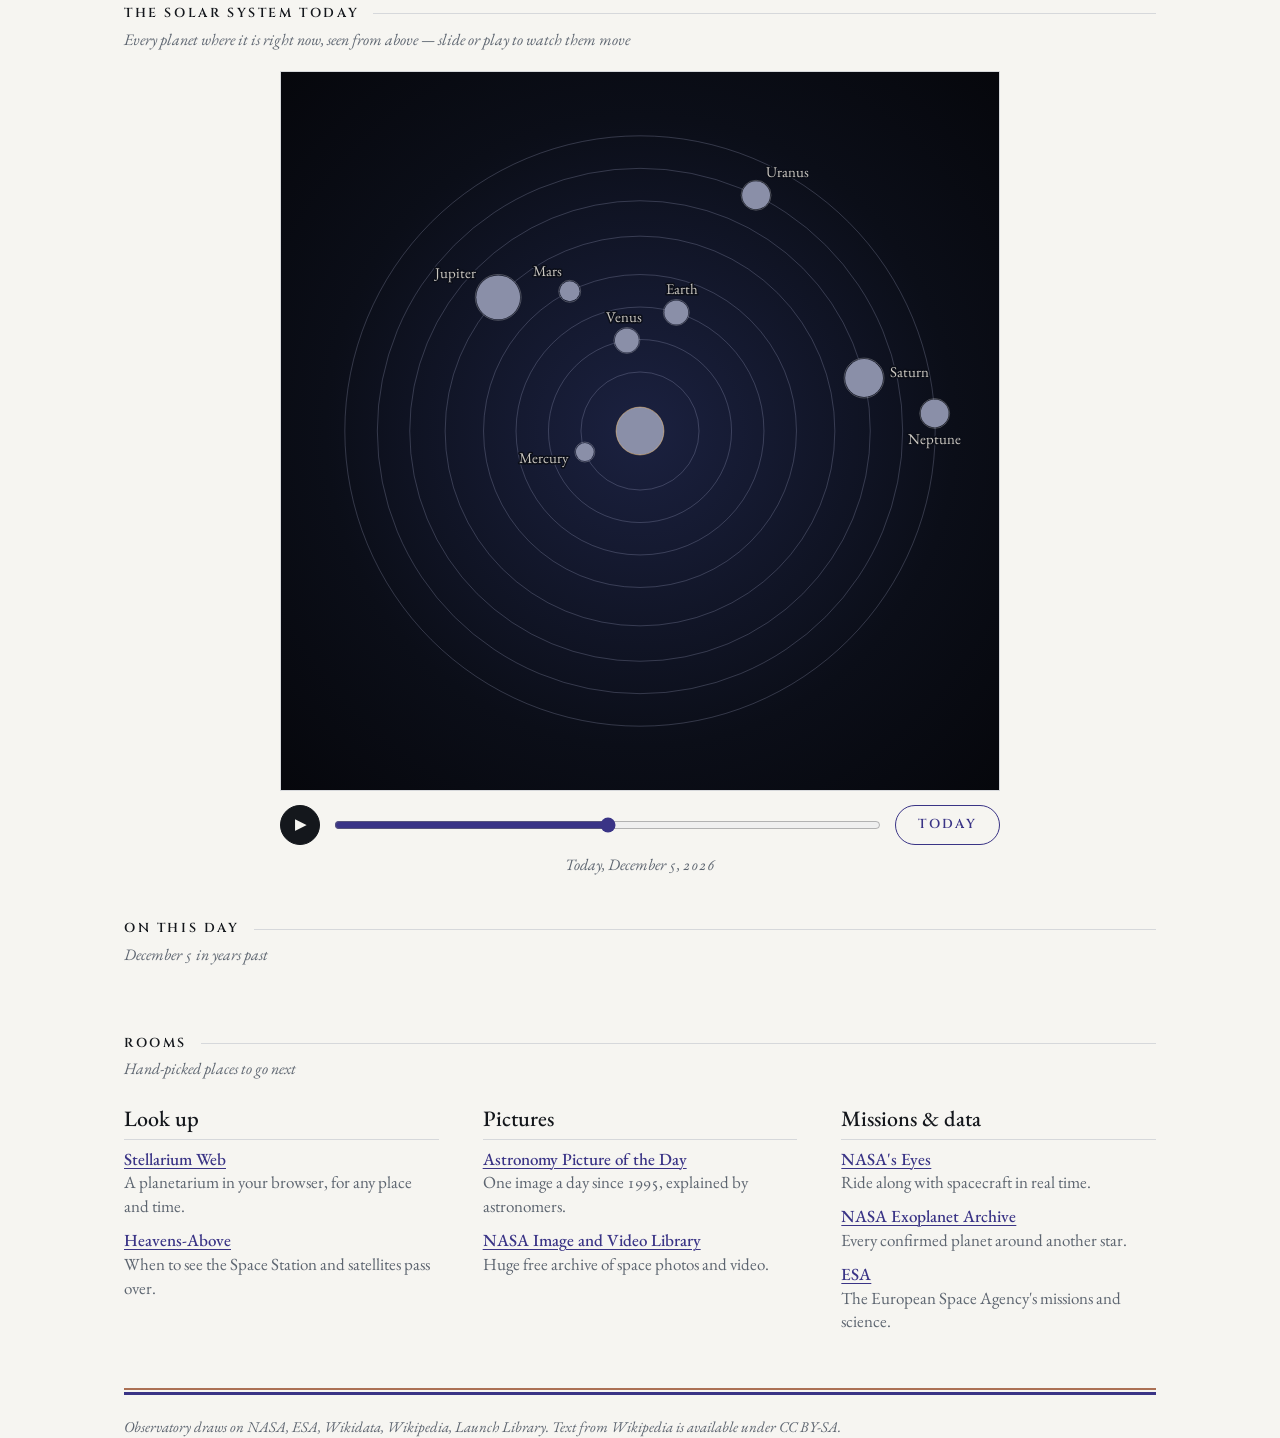
<file: observatory/index.html>
<!DOCTYPE html>
<html lang="en">
<head>
<meta charset="utf-8">
<meta name="viewport" content="width=device-width, initial-scale=1">
<title>Observatory — Myriad</title>
<meta name="description" content="Space: planets, stars, missions, and what's in tonight's sky.">
<script>try{ const t = localStorage.getItem("myriad-theme"); if(t) document.documentElement.dataset.theme = t; }catch(e){}</script>
<link rel="preconnect" href="https://fonts.googleapis.com">
<link rel="preconnect" href="https://fonts.gstatic.com" crossorigin>
<link href="https://fonts.googleapis.com/css2?family=Cinzel:wght@500;600&family=EB+Garamond:ital,wght@0,400;0,500;0,600;1,400&display=swap" rel="stylesheet">
<link rel="stylesheet" href="../style.css?v=20261121n">
</head>
<body data-wing="observatory">
<script src="../site.js?v=20261121n"></script>
<header class="wrap masthead">
  <a class="logo" href="./">Observatory<span class="dot">.</span></a>
  <form id="f" role="search">
    <input id="q" type="search" autocomplete="off" aria-label="Search Observatory">
    <button>Search</button>
  </form>
  <button class="theme" id="theme" type="button" aria-label="Switch theme" title="Theme: light, dark or Y2K">
    <svg viewBox="0 0 16 16" aria-hidden="true"><circle cx="8" cy="8" r="6.5" fill="none" stroke="currentColor"/><path d="M8 1.5a6.5 6.5 0 0 1 0 13z" fill="currentColor"/></svg>
  </button>
  <nav class="chips" id="chips" aria-label="Suggestions"></nav>
</header>
<main class="wrap"><div id="main"></div><div id="otopic"></div></main>
<footer class="wrap" id="sources"></footer>
<script src="../wings.js?v=20261121n"></script>
<script src="../shelves.js?v=20261121n"></script>
<script src="../discover.js?v=20261121n"></script>
<script src="sky.js?v=20261121n"></script>
<script src="skymap.js?v=20261121n"></script>
<script src="observatory.js?v=20261121n"></script>
<script src="landing.js?v=20261121n"></script>
</body>
</html>
</file>
<file: style.css>
/* Myriad — classical, minimal. Marble white, ink black, lapis blue, stone grey.
   Cinzel (Roman inscriptional capitals) for the name and labels; EB Garamond for reading. */

:root{
  --bg:#f6f5f1;      /* marble */
  --paper:#fcfbf8;
  --ink:#14171c;
  --muted:#5d6570;   /* stone */
  --line:#d6d8db;
  --rule:#14171c;
  --accent:#1d3d6b;  /* lapis */
  --accent-2:#3f6aa8;
  --soft:#e9eef5;
  --plank:#2b2f36;
  --shadow:rgba(20,23,28,.28);
  --display:Cinzel,"Trajan Pro",serif;
  color-scheme:light;
}
@media (prefers-color-scheme: dark){
  :root:not([data-theme="light"]){
    --bg:#0f1216; --paper:#151a20; --ink:#ebe8e1; --muted:#9aa3ad; --line:#2a3139; --rule:#ebe8e1;
    --accent:#9dbbe3; --accent-2:#6f97cf; --soft:#18222e; --plank:#4a525d; --shadow:rgba(0,0,0,.6);
    color-scheme:dark;
  }
}
:root[data-theme="dark"]{
  --bg:#0f1216; --paper:#151a20; --ink:#ebe8e1; --muted:#9aa3ad; --line:#2a3139; --rule:#ebe8e1;
  --accent:#9dbbe3; --accent-2:#6f97cf; --soft:#18222e; --plank:#4a525d; --shadow:rgba(0,0,0,.6);
  color-scheme:dark;
}

*{box-sizing:border-box;min-width:0}
body{margin:0;background:var(--bg);color:var(--ink);font:19px/1.55 "EB Garamond",Garamond,Georgia,serif;overflow-x:clip;
  -webkit-font-smoothing:antialiased;font-variant-numeric:oldstyle-nums}
a{color:var(--accent);text-decoration-thickness:1px;text-underline-offset:3px}
a:hover{color:var(--accent-2)}
.wrap{max-width:1080px;margin:0 auto;padding:0 24px}
[hidden]{display:none !important}

/* small inscriptional label used for every section heading */
.label{font:600 13px/1.2 Cinzel,"Trajan Pro",serif;letter-spacing:.2em;text-transform:uppercase;color:var(--ink);
  display:flex;align-items:center;gap:14px;margin:0 0 6px}
.label::after{content:"";flex:1;border-top:1px solid var(--line)}
.sub{color:var(--muted);font-style:italic;font-size:16px;margin:0 0 18px}
.sub .more{margin-left:.7em;font-style:normal;font-size:14px;white-space:nowrap}
.sub .more::after{content:" →"}
.status{color:var(--muted);font-style:italic;font-size:16px;margin:0}

/* ---------- masthead ---------- */
.masthead{padding-top:56px;display:grid;
  grid-template-columns:minmax(0,1fr) auto;align-items:end;column-gap:24px}
.logo{grid-column:1;font:600 clamp(52px,9vw,96px)/1 Cinzel,"Trajan Pro",serif;letter-spacing:.1em;margin:0;
  color:var(--ink);text-decoration:none;justify-self:start}
.logo:hover{color:var(--ink)}
.logo .dot{color:var(--accent)}
.tag{grid-column:1;font-style:italic;color:var(--muted);font-size:20px;margin:10px 0 24px}
#f{grid-column:1;display:flex;max-width:640px;margin-top:28px}
body.on #f{margin-top:0}
.theme{grid-column:2;grid-row:1;align-self:start}
.chips{grid-column:1;margin-top:16px;font-size:16px;color:var(--muted)}
.chips a{cursor:pointer}
.chips a{white-space:nowrap}
.chips a:not(:last-child)::after{content:"·";color:var(--muted);margin:0 6px 0 10px;display:inline-block;text-decoration:none}

.masthead::after{content:"";grid-column:1 / -1;border-bottom:3px double var(--rule);margin-top:28px}
body.on .masthead::after{margin-top:16px}
body.on .masthead{padding-top:18px;grid-template-columns:auto minmax(0,1fr) auto;column-gap:28px;align-items:center}
body.on .logo{font-size:28px;grid-column:1}
body.on #f{grid-column:2;grid-row:1}
body.on .theme{grid-column:3;align-self:center}
body.on .tag,body.on .chips{display:none}

input[type=search]{flex:1;font:inherit;font-size:19px;padding:10px 14px;border:1px solid var(--ink);border-right:0;border-radius:0;
  background:var(--paper);color:var(--ink);outline:none;-webkit-appearance:none;appearance:none}
input[type=search]::placeholder{color:var(--muted);font-style:italic}
input[type=search]::-webkit-search-cancel-button{-webkit-appearance:none;appearance:none;height:14px;width:14px;cursor:pointer;
  background:linear-gradient(45deg,transparent 45%,var(--muted) 45%,var(--muted) 55%,transparent 55%),
             linear-gradient(-45deg,transparent 45%,var(--muted) 45%,var(--muted) 55%,transparent 55%)}
input[type=search]:focus{box-shadow:inset 0 -2px 0 var(--accent)}
button{font:600 13px/1 Cinzel,serif;letter-spacing:.18em;text-transform:uppercase;padding:0 22px;min-height:46px;
  border:1px solid var(--ink);border-radius:0;background:var(--ink);color:var(--bg);cursor:pointer}
button:hover{background:var(--accent);border-color:var(--accent)}
.theme{background:transparent;color:var(--muted);border:1px solid var(--line);min-height:36px;width:36px;padding:0;
  display:grid;place-items:center}
.theme:hover{background:transparent;color:var(--ink);border-color:var(--ink)}
.theme svg{width:16px;height:16px}

main{padding-bottom:24px}
.section{margin:44px 0}

/* ---------- home: the reading room ---------- */
.room{display:grid;grid-template-columns:repeat(auto-fill,minmax(280px,1fr));gap:8px 44px}
.room h3{font:500 22px/1.2 "EB Garamond",serif;margin:6px 0 8px;padding-bottom:6px;border-bottom:1px solid var(--line)}
.room ul{list-style:none;margin:0;padding:0}
.room li{margin:0 0 10px;font-size:17px;line-height:1.4}
.room li a{font-weight:500}
.room li span{display:block;color:var(--muted)}

/* ---------- topic page ---------- */
.hero{display:grid;grid-template-columns:minmax(0,1.55fr) minmax(0,1fr);gap:48px;margin-top:36px}
.lead h1{font:500 clamp(40px,6vw,64px)/1.02 "EB Garamond",serif;letter-spacing:-.01em;margin:0 0 8px;text-wrap:balance}
.lead .desc{font:600 12px/1.4 Cinzel,serif;letter-spacing:.2em;text-transform:uppercase;color:var(--accent);margin:0 0 20px}
.lead .extract{font-size:21px;line-height:1.6;margin:0 0 22px}
.lead .extract::first-letter{font:600 3.1em/0.9 Cinzel,serif;float:left;margin:6px 10px 0 0;color:var(--ink)}
.readon{font-size:17px;border-top:1px solid var(--line);padding-top:12px;margin:0}
.readon b{font:600 11px/1 Cinzel,serif;letter-spacing:.2em;text-transform:uppercase;color:var(--muted);margin-right:10px}
.readon a + a::before{content:"·";color:var(--muted);margin:0 9px;display:inline-block}
.others{margin:10px 0 0;font-size:16px;color:var(--muted);font-style:italic}
.others a{cursor:pointer;font-style:normal}

.side{display:flex;flex-direction:column;gap:24px}
.plate{margin:0;padding:10px;background:var(--paper);border:1px solid var(--line)}
.pic{display:block;width:100%;max-height:360px;object-fit:cover;background:var(--line)}
.facts h2{margin-bottom:10px}
.facts dl{margin:0;display:grid;grid-template-columns:auto minmax(0,1fr);font-size:17px;border-top:1px solid var(--rule)}
.facts dt,.facts dd{padding:7px 0;border-bottom:1px solid var(--line)}
.facts dt{color:var(--muted);padding-right:18px;font-variant:small-caps;letter-spacing:.03em}
.facts dd{margin:0;overflow-wrap:anywhere}

.toc{display:flex;flex-wrap:wrap;gap:8px}
.tag-link{font-size:16px;padding:4px 12px;border:1px solid var(--line);color:var(--ink);text-decoration:none;cursor:pointer;background:var(--paper)}
.tag-link:hover{border-color:var(--accent);color:var(--accent)}
#map{height:320px;z-index:0;border:1px solid var(--line);filter:grayscale(.35)}
:root[data-theme="dark"] #map{filter:grayscale(.35) brightness(.85)}

/* further reading: a short bibliography */
.refs{list-style:none;margin:0;padding:0;display:grid;grid-template-columns:repeat(auto-fill,minmax(300px,1fr));gap:0 40px}
.refs li{padding:12px 0;border-bottom:1px solid var(--line)}
.refs .src{display:block;font:600 11px/1.4 Cinzel,serif;letter-spacing:.18em;text-transform:uppercase;color:var(--muted)}
.refs a{font-size:19px;font-weight:500}
.refs .why{display:block;color:var(--muted);font-size:16px;font-style:italic}

/* timeline: a dated ledger with a lapis rule; the topic's own milestones get a filled marker */
.timeline{list-style:none;margin:0;padding:6px 0;max-width:820px;border-top:1px solid var(--rule);border-bottom:1px solid var(--line)}
.timeline li{display:grid;grid-template-columns:12em minmax(0,1fr);column-gap:22px}
.timeline .when{padding:7px 0;text-align:right;color:var(--muted);font-size:17px;font-variant:small-caps;letter-spacing:.03em}
.timeline .what{position:relative;padding:7px 0 7px 26px;border-left:1px solid var(--accent);font-size:18px;line-height:1.4}
.timeline .what::before{content:"";position:absolute;left:-5px;top:calc(7px + .45em);width:9px;height:9px;
  background:var(--bg);border:1px solid var(--accent);transform:rotate(45deg)}
.timeline .mile .what::before{background:var(--accent)}
.timeline .mile .what{font-weight:500}
.timeline .what a{cursor:pointer}
.timeline .tl-tag{font:600 11px/1 Cinzel,serif;letter-spacing:.18em;text-transform:uppercase;color:var(--accent);margin-left:.8em;white-space:nowrap}
.timeline .until{display:block;color:var(--muted);font-style:italic;font-size:15px}
.timeline .note{display:block;color:var(--muted);font-weight:400;font-size:16px;line-height:1.45;margin-top:3px;max-width:62ch}
.timeline .note a{font-size:14px;white-space:nowrap}
.timeline .note a::after{content:" →"}

/* ---------- shelves: objects stand on a plank, placards beneath ---------- */
.shelf{--h:210px}
.row{display:flex;overflow-x:auto;scroll-snap-type:x proximity;padding-top:8px;scrollbar-width:thin;
  background:linear-gradient(var(--plank),var(--plank)) 0 calc(var(--h) + 1px)/100% 7px no-repeat,
             linear-gradient(var(--shadow),transparent) 0 calc(var(--h) + 8px)/100% 9px no-repeat}
.item{flex:0 0 172px;padding:0 14px;text-decoration:none;color:var(--ink);scroll-snap-align:start}
.item:hover{color:var(--ink)}
.obj{height:var(--h);display:flex;align-items:flex-end;justify-content:center;border-bottom:7px solid var(--plank);
  box-shadow:0 9px 9px -9px var(--shadow)}
.obj img,.obj .cover{max-height:calc(var(--h) - 12px);max-width:100%;display:block;transition:transform .2s ease;
  box-shadow:0 1px 0 rgba(0,0,0,.2),3px 0 6px -3px var(--shadow)}
.obj img{object-fit:contain;background:var(--line)}
.item:hover .obj img,.item:hover .obj .cover{transform:translateY(-6px)}
.cover{width:120px;height:170px;padding:16px 12px;background:var(--accent);color:#f6f5f1;font:600 11px/1.5 Cinzel,serif;
  letter-spacing:.12em;text-transform:uppercase;text-align:left;overflow:hidden;
  border-left:6px solid rgba(0,0,0,.25);display:-webkit-box;-webkit-line-clamp:8;-webkit-box-orient:vertical}
.cover.grey{background:#59616c}
.placard{padding-top:16px}
.placard .t{font-size:16px;line-height:1.3;font-weight:500;display:-webkit-box;-webkit-line-clamp:3;-webkit-box-orient:vertical;overflow:hidden}
.placard .m{font-size:14px;color:var(--muted);font-variant:small-caps;letter-spacing:.03em;margin-top:2px;
  display:-webkit-box;-webkit-line-clamp:2;-webkit-box-orient:vertical;overflow:hidden}
.shelf .status{padding:6px 0 18px}

@media (max-width:760px){
  body{font-size:18px}
  .masthead{padding-top:36px}
  body.on .masthead{grid-template-columns:minmax(0,1fr) auto;row-gap:12px}
  body.on #f{grid-column:1 / -1;grid-row:2}
  body.on .theme{grid-column:2;grid-row:1}
  .hero{grid-template-columns:minmax(0,1fr);gap:28px;margin-top:24px}
  .pic{max-height:260px}
  .shelf{--h:180px}
  .timeline{padding-left:6px}
  .timeline li{grid-template-columns:minmax(0,1fr)}
  .timeline .when{text-align:left;padding:8px 0 0 26px;border-left:1px solid var(--accent);font-size:15px}
  .timeline .what{padding-top:0}
  .timeline .what::before{top:.45em}
  .item{flex-basis:150px;padding:0 10px}
}
footer{color:var(--muted);font-size:15px;font-style:italic;padding-bottom:48px;margin-top:24px}
footer::before{content:"";display:block;border-top:3px double var(--rule);margin-bottom:20px}
#topic{display:none} body.on #topic{display:block} body.on #home{display:none}

/* ======================================================================
   The wings. Each has one accent colour; everything else is shared.
   A page sets <body data-wing="…"> and the accent (links, labels, cloth covers, markers) follows.
   ====================================================================== */
:root{
  --c-field-guide:#3f5f2c;  /* moss */
  --c-cinema:#8a2128;       /* oxblood */
  --c-metronome:#8f6700;    /* gold */
  --c-gallery:#ad4420;      /* terracotta */
  --c-observatory:#3a3486;  /* night indigo */
  --c-academy:#1d5e58;      /* verdigris */
  --c-arcade:#1b6f80;       /* petrol teal: apart from Cinema's red */
}
@media (prefers-color-scheme: dark){
  :root:not([data-theme="light"]):not([data-theme="y2k"]){
    --c-field-guide:#a9c98c; --c-cinema:#e59a95; --c-metronome:#e9c25e;
    --c-observatory:#aba6f0; --c-academy:#8fd0c8; --c-arcade:#7fcfdc; --c-gallery:#f0977a;
  }
}
:root[data-theme="dark"]{
  --c-field-guide:#a9c98c; --c-cinema:#e59a95; --c-metronome:#e9c25e;
  --c-observatory:#aba6f0; --c-academy:#8fd0c8; --c-arcade:#7fcfdc; --c-gallery:#f0977a;
}
:root:not([data-theme="y2k"]) body[data-wing="field-guide"]{--accent:var(--c-field-guide);--accent-2:var(--c-field-guide)}
:root:not([data-theme="y2k"]) body[data-wing="cinema"]{--accent:var(--c-cinema);--accent-2:var(--c-cinema)}
:root:not([data-theme="y2k"]) body[data-wing="metronome"]{--accent:var(--c-metronome);--accent-2:var(--c-metronome)}
:root:not([data-theme="y2k"]) body[data-wing="gallery"]{--accent:var(--c-gallery);--accent-2:var(--c-gallery)}
:root:not([data-theme="y2k"]) body[data-wing="observatory"]{--accent:var(--c-observatory);--accent-2:var(--c-observatory)}
:root:not([data-theme="y2k"]) body[data-wing="academy"]{--accent:var(--c-academy);--accent-2:var(--c-academy)}
:root:not([data-theme="y2k"]) body[data-wing="arcade"]{--accent:var(--c-arcade);--accent-2:var(--c-arcade)}
a,.lead .desc,.logo .dot,.cover{transition:color .4s ease,background-color .4s ease}
/* in the dark, the light accent is too pale behind a cloth cover's white title: deepen it */
:root[data-theme="dark"] .cover{background:color-mix(in srgb,var(--accent) 45%,#14171c)}
@media (prefers-color-scheme: dark){
  :root:not([data-theme="light"]):not([data-theme="y2k"]) .cover{background:color-mix(in srgb,var(--accent) 45%,#14171c)}
}

/* the wing diamond: the timeline's marker, filled with the wing's colour */
.wings i,.in-wings i,.wing-card i{display:inline-block;width:7px;height:7px;background:var(--c);transform:rotate(45deg);
  margin:0 9px 0 1px;vertical-align:.12em;flex:none}

/* the nav bar across the top of every page */
.wings{display:flex;flex-wrap:wrap;align-items:center;gap:6px 19px;padding-top:16px;padding-bottom:12px;
  font:600 11.5px/1.2 Cinzel,serif;letter-spacing:.13em;text-transform:uppercase;border-bottom:1px solid var(--line)}
.wings a{color:var(--muted);text-decoration:none;padding:4px 0;border-bottom:1px solid transparent;white-space:nowrap}
.wings a:hover{color:var(--ink)}
.wings a[aria-current]{color:var(--ink);border-bottom-color:var(--c, var(--ink))}
.wings .w-home{color:var(--ink);letter-spacing:.22em;margin-right:6px}
.wings .w-out{margin-left:auto}
.wings .w-out svg{width:9px;height:9px;margin-left:5px;vertical-align:0}
.masthead{padding-top:40px}

/* a wing's own landing page: a smaller name than Myriad's, so long names fit */
body[data-wing] .masthead .logo{font-size:clamp(40px,7.5vw,76px)}
.wing-cards{display:grid;grid-template-columns:repeat(auto-fill,minmax(300px,1fr));gap:0 44px}
.wing-card{padding:16px 0 18px;border-top:1px solid var(--line);position:relative}
.wing-card::before{content:"";position:absolute;top:-1px;left:0;width:56px;border-top:2px solid var(--c)}
.wing-card .wc-name{font:600 15px/1.2 Cinzel,serif;letter-spacing:.16em;text-transform:uppercase;color:var(--ink);text-decoration:none}
.wing-card .wc-name:hover{color:var(--c)}
.wing-card p{margin:8px 0 0;font-size:17px;line-height:1.45;color:var(--muted)}
.wing-card .wc-try{font-size:16px}
.wing-card .wc-try a{cursor:pointer;color:var(--c)}
.wing-card .wc-try a + a::before{content:"·";color:var(--muted);margin:0 8px;display:inline-block}

/* on a topic page: the wings this topic belongs to */
.in-wings{margin:-10px 0 20px;display:flex;flex-wrap:wrap;gap:8px}
.in-wings a{font:600 11px/1 Cinzel,serif;letter-spacing:.16em;text-transform:uppercase;text-decoration:none;color:var(--ink);
  border:1px solid var(--line);padding:7px 12px 6px;background:var(--paper)}
.in-wings a:hover{border-color:var(--c);color:var(--c)}
.in-wings a::after{content:" →";letter-spacing:0}

/* the plan for a wing's topic pages: a numbered list in two columns */
.plan{list-style:none;margin:0;padding:0;counter-reset:plan;display:grid;grid-template-columns:repeat(auto-fill,minmax(300px,1fr));gap:0 40px}
.plan li{counter-increment:plan;padding:12px 0 12px 44px;border-bottom:1px solid var(--line);position:relative}
.plan li::before{content:counter(plan,upper-roman);position:absolute;left:0;top:14px;width:32px;
  font:600 13px/1 Cinzel,serif;color:var(--accent);letter-spacing:.06em}
.plan b{display:block;font-weight:500;font-size:19px}
.plan span{display:block;color:var(--muted);font-size:16px;font-style:italic;line-height:1.45}

/* where-to-watch links under a featured shelf */
.watch{font-size:17px;border-top:1px solid var(--line);padding-top:12px;margin:22px 0 0}
.watch b{font:600 11px/1 Cinzel,serif;letter-spacing:.2em;text-transform:uppercase;color:var(--muted);margin-right:10px}
.watch a + a::before{content:"·";color:var(--muted);margin:0 9px;display:inline-block}
.feature .item{cursor:pointer}

/* Observatory: the picture of the day */
.apod-fig{margin:0;display:grid;grid-template-columns:minmax(0,1.3fr) minmax(0,1fr);gap:32px;align-items:start}
.apod-fig img{display:block;width:100%;max-height:440px;object-fit:cover;border:1px solid var(--line);padding:8px;background:var(--paper)}
.apod-fig b{display:block;font:500 28px/1.15 "EB Garamond",serif;margin-bottom:6px}
.apod-fig .when{display:block;font-variant:small-caps;color:var(--muted);letter-spacing:.03em;margin-bottom:12px}
.apod-fig .expl{display:-webkit-box;-webkit-line-clamp:9;-webkit-box-orient:vertical;overflow:hidden;font-size:17px;line-height:1.55}

@media (max-width:760px){
  /* on a phone the nav wraps onto two or three short centred lines, so every wing stays in view */
  .wings{justify-content:center;gap:4px 16px;letter-spacing:.12em;font-size:11px}
  .wings .w-home{flex-basis:100%;text-align:center;margin:0 0 2px}
  .wings .w-out{margin-left:0}
  .masthead{padding-top:28px}
  .apod-fig{grid-template-columns:minmax(0,1fr);gap:16px}
}

/* ======================================================================
   Cinema topic pages: the career chart, the poster wall, the collaborator web, faces, the player.
   ====================================================================== */
#ctopic{display:none} body.on #ctopic{display:block} body.on #main{display:none}
.plate.is-poster .pic{max-height:none;object-fit:contain;background:transparent}
.minor{font:600 11px/1.2 Cinzel,serif;letter-spacing:.2em;text-transform:uppercase;color:var(--muted);margin:26px 0 12px}

/* role tabs */
.tabs{display:flex;flex-wrap:wrap;gap:0;margin:0 0 20px;border-bottom:1px solid var(--line)}
.tabs button{background:transparent;color:var(--muted);border:0;border-bottom:2px solid transparent;margin-bottom:-1px;
  min-height:40px;padding:0 16px 0 0;margin-right:18px;font:600 11.5px/1 Cinzel,serif;letter-spacing:.16em}
.tabs button span{font:400 15px/1 "EB Garamond",serif;letter-spacing:0;margin-left:4px;color:var(--muted)}
.tabs button:hover{background:transparent;color:var(--ink)}
.tabs button[aria-pressed="true"]{color:var(--ink);border-bottom-color:var(--accent)}

/* the career chart: one thin bar per year, rounded at the top, anchored to the baseline */
.career{max-width:100%}
.career .bars{display:grid;grid-template-columns:repeat(var(--n),minmax(0,1fr));align-items:end;height:120px;
  border-bottom:1px solid var(--rule)}
.career .yr{height:100%;display:flex;align-items:flex-end;justify-content:center;padding:0 1px;cursor:default}
.career .yr i{display:block;width:100%;max-width:14px;background:var(--accent);border-radius:4px 4px 0 0;transition:opacity .15s}
.career .bars:hover .yr i{opacity:.45}
.career .bars .yr:hover i{opacity:1}
.career .axis{position:relative;height:22px;font-size:14px;color:var(--muted);font-variant-numeric:lining-nums tabular-nums}
.career .axis span{position:absolute;top:4px;left:calc((var(--i) + .5) / var(--n) * 100%);transform:translateX(-50%)}
.chart-note{color:var(--muted);font-style:italic;font-size:15px;margin:10px 0 0}
.tip{position:fixed;z-index:50;pointer-events:none;max-width:280px;background:var(--paper);color:var(--ink);border:1px solid var(--rule);
  padding:8px 12px;font-size:15px;line-height:1.35;box-shadow:0 6px 18px var(--shadow)}
.tip b{display:block;font:600 12px/1.4 Cinzel,serif;letter-spacing:.14em;margin-bottom:3px}
.tip span{display:block}
.tip .none{color:var(--muted);font-style:italic}

/* the poster wall, decade by decade */
.decade{display:grid;grid-template-columns:5.5em minmax(0,1fr);gap:20px;padding:18px 0;border-top:1px solid var(--line)}
.decade:first-child{border-top:0;padding-top:4px}
.decade h3{font:600 15px/1 Cinzel,serif;letter-spacing:.1em;margin:6px 0 0;color:var(--accent);font-variant-numeric:lining-nums}
.wall{display:grid;grid-template-columns:repeat(auto-fill,minmax(124px,1fr));gap:22px 18px}
.wall.strip{display:flex;overflow-x:auto;gap:18px;padding-bottom:6px;scrollbar-width:thin}
.wall.strip .poster{flex:0 0 132px}
.poster{text-decoration:none;color:var(--ink)}
.poster:hover{color:var(--ink)}
.poster .frame{aspect-ratio:2/3;background:var(--line);overflow:hidden;box-shadow:0 1px 0 rgba(0,0,0,.15),0 6px 14px -8px var(--shadow);
  transition:transform .2s ease}
.poster:hover .frame{transform:translateY(-4px)}
.poster .frame img{width:100%;height:100%;object-fit:cover;display:block}
.poster .cover{width:100%;height:100%;display:-webkit-box}
.poster .cap,.face .cap{padding-top:8px;line-height:1.25}
.poster .t,.face .t{display:-webkit-box;-webkit-line-clamp:2;-webkit-box-orient:vertical;overflow:hidden;font-size:15.5px;font-weight:500}
.poster .y,.face .y{display:block;color:var(--muted);font-size:14px;font-variant:small-caps;letter-spacing:.03em;font-variant-numeric:lining-nums}

/* people: portraits in black and white until you point at them */
.faces{display:flex;overflow-x:auto;gap:18px;padding-bottom:6px;scrollbar-width:thin}
.face{flex:0 0 116px;text-decoration:none;color:var(--ink)}
.face:hover{color:var(--ink)}
.face .ph{aspect-ratio:4/5;background:var(--soft);overflow:hidden;display:grid;place-items:center;border:1px solid var(--line)}
.face .ph img{width:100%;height:100%;object-fit:cover;display:block;filter:grayscale(1) contrast(1.05);transition:filter .3s}
.face:hover .ph img{filter:none}
.face .initials{font:600 26px/1 Cinzel,serif;color:var(--muted);letter-spacing:.06em}
.movements{display:flex;flex-wrap:wrap;gap:8px;margin:0}

/* the collaborator web, with a ranked list beside it */
.collab{display:grid;gap:28px}
.collab .web{max-width:900px;margin:0 auto}
.collab .ranked{columns:2 300px;column-gap:44px}
.ranked li{break-inside:avoid}
.web{width:100%;height:auto;display:block;overflow:visible}
.web line{stroke:var(--accent);stroke-opacity:.38;stroke-linecap:round}
.web .disc{fill:var(--paper);stroke:var(--line)}
.web image{filter:grayscale(1) contrast(1.05)}
.web .node:hover image{filter:none}
.web .node:hover .disc{stroke:var(--accent);stroke-width:2}
.web text{text-anchor:middle;fill:var(--ink);font-family:"EB Garamond",serif}
.web .nm{font-size:16px;font-weight:500}
.web .ct{font-size:13px;fill:var(--muted);font-style:italic}
.web .ini{font:600 15px Cinzel,serif;fill:var(--muted)}
.ranked{list-style:none;margin:0;padding:0;counter-reset:rk;border-top:1px solid var(--rule)}
.ranked li{display:grid;grid-template-columns:minmax(0,1fr) auto;column-gap:12px;padding:6px 0;border-bottom:1px solid var(--line);font-size:16.5px;line-height:1.3}
.ranked .role{grid-column:1;color:var(--muted);font-size:14px;font-style:italic}
.ranked .n{grid-column:2;grid-row:1 / 3;align-self:center;font:600 14px/1 Cinzel,serif;color:var(--accent);font-variant-numeric:lining-nums}

.wall-more{margin:18px 0 0;padding-left:calc(5.5em + 20px)}
.linkish{background:none;border:0;padding:0;min-height:0;color:var(--accent);font:inherit;font-size:17px;letter-spacing:0;text-transform:none;
  text-decoration:underline;text-decoration-thickness:1px;text-underline-offset:3px;cursor:pointer}
.linkish:hover{background:none;color:var(--accent-2)}
@media (max-width:760px){ .wall-more{padding-left:0} }
/* a film that plays on the page */
.player{position:relative;aspect-ratio:4/3;max-width:820px;background:#000;border:1px solid var(--line)}
.player iframe{position:absolute;inset:0;width:100%;height:100%;border:0}

/* images from Commons */
/* a shelf of pictures you scroll sideways, like the posters, so no one picture swallows the page */
.stills{display:flex;gap:12px;overflow-x:auto;padding-bottom:8px;scrollbar-width:thin}
.stills a{flex:none;display:block}
.stills img{height:220px;width:auto;max-width:420px;object-fit:cover;display:block;border:1px solid var(--line)}
@media (max-width:760px){ .stills img{height:150px;max-width:260px} }
.row.archive{--h:170px}
.archive .obj img{max-height:calc(var(--h) - 12px)}

@media (max-width:760px){
  .decade{grid-template-columns:minmax(0,1fr);gap:10px}
  .wall{grid-template-columns:repeat(auto-fill,minmax(98px,1fr));gap:16px 12px}
  .poster .t{font-size:14.5px}
  .web .nm{font-size:22px} .web .ct{font-size:18px}
  .face{flex-basis:100px}
  .career .bars{height:96px}
}

/* ======================================================================
   Discovery: the double feature, Drift, the door, the trail, shuffle.
   ====================================================================== */
/* tonight's double feature: two posters with the thread between them */
.double{display:grid;grid-template-columns:minmax(0,220px) minmax(0,1fr) minmax(0,220px);gap:28px;align-items:center;max-width:820px}
.df-film .poster{display:block}
.df-play{display:inline-block;margin-top:8px;font:600 11px/1 Cinzel,serif;letter-spacing:.16em;text-transform:uppercase;text-decoration:none;
  padding:8px 12px;background:var(--accent);color:var(--bg)}
.df-play:hover{color:var(--bg);filter:brightness(1.1)}
.df-why{text-align:center}
.df-why .amp{display:block;font:italic 400 88px/1 "EB Garamond",serif;color:var(--accent);margin-bottom:6px}
.df-why p{margin:0;font-size:20px;line-height:1.35;text-wrap:balance}
.free{font-weight:600;font-variant:small-caps;color:var(--accent)}

/* Drift: the path so far, the place you've reached, and the way on */
.drift-path{list-style:none;margin:0 0 18px;padding:0;display:flex;flex-wrap:wrap;align-items:center;gap:4px 8px;font-size:16px}
.drift-path button{background:none;border:0;padding:0;min-height:0;font:inherit;letter-spacing:0;text-transform:none;color:var(--accent);
  text-decoration:underline;text-decoration-thickness:1px;text-underline-offset:3px;cursor:pointer}
.drift-path button:hover{background:none;color:var(--accent-2)}
.drift-path .now button{color:var(--ink);text-decoration:none;font-weight:600}
.drift-path .dp-why{color:var(--muted);font-style:italic}
.drift-path .dp-why::before{content:"→ "}
.drift-card{display:grid;grid-template-columns:150px minmax(0,1fr);gap:24px;align-items:center;padding:18px;background:var(--paper);
  border:1px solid var(--line);max-width:760px;animation:drift-in .45s ease}
@keyframes drift-in{from{opacity:0;transform:translateX(18px)}to{opacity:1;transform:none}}
@media (prefers-reduced-motion:reduce){.drift-card{animation:none}}
.dc-img{display:grid;place-items:center;aspect-ratio:2/3;background:var(--soft);overflow:hidden;border:1px solid var(--line);text-decoration:none}
.dc-img img{width:100%;height:100%;object-fit:cover;display:block}
.dc-ini{font:600 30px/1 Cinzel,serif;color:var(--muted)}
.dc-why{margin:0 0 4px;font:600 11px/1.3 Cinzel,serif;letter-spacing:.2em;text-transform:uppercase;color:var(--accent)}
.drift-card h3{margin:0;font:500 clamp(26px,3.6vw,36px)/1.1 "EB Garamond",serif}
.drift-card h3 a{color:var(--ink);text-decoration:none}
.drift-card h3 a:hover{color:var(--accent)}
.dc-sub{margin:4px 0 0;color:var(--muted);font-size:17px}
.drift-card .in-wings{margin:12px 0 0}
.drift-ctl{display:flex;flex-wrap:wrap;gap:10px;align-items:center;margin-top:16px}
button.ghost{background:transparent;color:var(--ink);border:1px solid var(--line)}
button.ghost:hover{background:transparent;border-color:var(--ink);color:var(--ink)}
.drift-msg{color:var(--muted);font-style:italic;font-size:16px}

/* open a door */
.door-ctl{display:flex;flex-wrap:wrap;gap:12px 18px;align-items:end;margin-bottom:6px}
.door-ctl label{display:flex;flex-direction:column;gap:4px;font:600 11px/1 Cinzel,serif;letter-spacing:.16em;text-transform:uppercase;color:var(--muted)}
.door-ctl select{font:inherit;font-size:18px;letter-spacing:0;text-transform:none;color:var(--ink);background:var(--paper);border:1px solid var(--ink);
  border-radius:0;padding:8px 10px;min-width:9em}

/* the trail */
.trail{list-style:none;margin:0;padding:0;display:flex;flex-wrap:wrap;gap:8px}
.trail a{display:inline-block;font-size:16px;padding:4px 12px;border:1px solid var(--line);color:var(--ink);text-decoration:none;background:var(--paper)}
.trail a:hover{border-color:var(--c, var(--accent));color:var(--c, var(--accent))}
.trail i{display:inline-block;width:6px;height:6px;background:var(--c);transform:rotate(45deg);margin:0 8px 0 1px;vertical-align:.15em}
.linkish.small{font-size:14px;margin-left:.6em;font-style:normal}

/* shuffle, beside the suggestions */
.chips .shuffle{min-height:30px;padding:0 14px;margin-right:14px;font-size:11px;vertical-align:1px}
.readon a.drift-here{font-weight:600}
.readon a.drift-here::after{content:" →"}

@media (max-width:760px){
  .double{grid-template-columns:minmax(0,1fr) minmax(0,1fr);gap:16px}
  .df-why{grid-column:1 / -1;grid-row:1}
  .df-why .amp{font-size:56px;display:inline;margin-right:8px;vertical-align:-10px}
  .df-why p{display:inline;font-size:18px}
  .drift-card{grid-template-columns:96px minmax(0,1fr);gap:16px;padding:14px}
}

/* ======================================================================
   Y2K — an optional third theme (header switch: light → dark → Y2K).
   Early-2000s web: glossy aqua gel, chrome, bubbly buttons, pixel sparkles,
   a starry grid sky. Every rule is nested under the one selector below.
   ====================================================================== */
:root[data-theme="y2k"]{
  --bg:#dce7ff; --paper:#ffffff; --ink:#0f1f4d; --muted:#46557f; --line:#a9bde6; --rule:#3d6fd6;
  --accent:#0a4fc0; --accent-2:#c8217a; --soft:#e8f1ff; --plank:#7f93b8; --shadow:rgba(30,60,140,.3);
  --aqua:linear-gradient(#c9f0ff 0%,#5cbcff 48%,#1477e6 52%,#3aa7ff 100%);
  --chrome:linear-gradient(#ffffff 0%,#dfe6f1 40%,#8e9db8 52%,#c9d3e3 70%,#f4f7fb 100%);
  --glass:rgba(255,255,255,.78);
  --y-font:"Trebuchet MS","Lucida Grande",Verdana,Tahoma,"Segoe UI",sans-serif;
  --y-pixel:"Lucida Console","Courier New",ui-monospace,monospace;
  color-scheme:light;

  /* the sky: pixel stars over a faint grid over a blue-to-lilac wash */
  & body{
    font:17px/1.6 var(--y-font);font-variant-numeric:normal;color:var(--ink);
    background-color:#dce7ff;
    background-image:
      radial-gradient(circle,#fff 0 1.5px,transparent 2px),
      radial-gradient(circle,rgba(255,255,255,.85) 0 1px,transparent 1.5px),
      radial-gradient(circle,rgba(200,140,255,.7) 0 1.5px,transparent 2px),
      linear-gradient(rgba(61,111,214,.09) 1px,transparent 1px),
      linear-gradient(90deg,rgba(61,111,214,.09) 1px,transparent 1px),
      linear-gradient(160deg,#c5d8ff 0%,#eae2ff 45%,#d4f3ff 100%);
    background-size:180px 180px,97px 97px,263px 263px,32px 32px,32px 32px,100% 100%;
    background-position:20px 40px,60px 10px,130px 90px,0 0,0 0,0 0;
  }
  & ::selection{background:#ff9bd2;color:#0f1f4d}
  & a{color:var(--accent);text-decoration-thickness:1px}
  & a:hover{color:var(--accent-2)}

  /* section headings: a pixel sparkle, chunky caps, a rainbow-chrome rule */
  & .label{font:bold 13px/1.2 var(--y-font);letter-spacing:.16em;color:#1a3c8f;text-shadow:0 1px 0 #fff;gap:12px}
  & .label::before{content:"";flex:none;width:2px;height:2px;margin:0 6px;background:#fff;
    box-shadow:0 -4px #ff5fb4,0 -2px #ff5fb4,0 2px #ff5fb4,0 4px #ff5fb4,
               -4px 0 #3aa7ff,-2px 0 #3aa7ff,2px 0 #3aa7ff,4px 0 #3aa7ff}
  & .label::after{border-top:0;height:3px;border-radius:3px;
    background:linear-gradient(90deg,#3d6fd6,#b76cf0 45%,rgba(183,108,240,0))}
  & .sub,& .status{font-style:normal;color:var(--muted);font-size:15px}

  /* masthead */
  & .logo{font:italic 900 clamp(48px,8.5vw,88px)/1.05 "Arial Black","Trebuchet MS",var(--y-font);letter-spacing:-.01em;
    padding-right:.08em;color:#8e9db8;
    background:linear-gradient(#ffffff 0%,#e3e9f4 38%,#7d8ca8 50%,#b9c5da 62%,#ffffff 100%);
    -webkit-background-clip:text;background-clip:text;-webkit-text-fill-color:transparent;
    -webkit-text-stroke:1.5px #2e4170;filter:drop-shadow(0 3px 0 rgba(46,65,112,.25)) drop-shadow(0 0 10px rgba(120,190,255,.8))}
  & .logo .dot{background:linear-gradient(#ffd0ec,#ff3ea5 55%,#c8217a);-webkit-background-clip:text;background-clip:text;
    -webkit-text-stroke-color:#7a0f4a}
  & .tag{font-style:normal;color:#2e4170;font-size:18px}
  & .tag::before{content:"✦ ";color:#ff5fb4}
  & .chips{font-size:15px}
  & .chips a{font-weight:bold}
  & .chips a:not(:last-child)::after{content:"✧";color:#b76cf0}
  & .masthead::after{border-bottom:0;height:8px;border-radius:8px;background:var(--chrome);
    box-shadow:0 1px 0 #fff inset,0 2px 6px rgba(30,60,140,.25)}

  /* glossy search pill + aqua gel button */
  & input[type=search]{font:17px var(--y-font);border:2px solid #7fa3e0;border-right:0;border-radius:999px 0 0 999px;
    padding:10px 18px;background:#fff;box-shadow:inset 0 2px 4px rgba(30,60,140,.18)}
  & input[type=search]::placeholder{font-style:normal}
  & input[type=search]:focus{border-color:#3aa7ff;box-shadow:inset 0 2px 4px rgba(30,60,140,.18),0 0 0 3px rgba(58,167,255,.35)}
  & button{font:bold 14px/1 var(--y-font);letter-spacing:.06em;color:#fff;text-shadow:0 1px 1px rgba(0,40,110,.6);
    border:1px solid #0b5bc4;border-radius:0 999px 999px 0;background:var(--aqua);
    box-shadow:inset 0 1px 0 rgba(255,255,255,.9),inset 0 -3px 6px rgba(0,60,160,.3),0 2px 5px rgba(20,80,180,.35)}
  & button:hover{background:linear-gradient(#ffe0f2 0%,#ff7cc4 48%,#e3218a 52%,#ff5fb4 100%);border-color:#b0145f}
  & .theme{width:40px;min-height:40px;border-radius:50%;color:#fff;border:1px solid #0b5bc4;background:var(--aqua)}
  & .theme:hover{color:#fff;border-color:#b0145f}

  /* glass panels */
  & .room > div,& .lead,& .facts,& .refs li{background:var(--glass);border:1px solid #fff;border-radius:16px;
    box-shadow:0 4px 14px rgba(30,60,140,.14),inset 0 1px 0 #fff}
  & .room{gap:18px}
  & .room > div{padding:6px 20px 12px}
  & .room h3{font:bold 19px/1.2 var(--y-font);color:#1a3c8f;border-bottom:2px dotted #a9bde6}
  & .room li{font-size:15px}
  & .room li a{font-weight:bold}

  /* topic */
  & .lead{padding:28px 30px}
  & .lead h1{font:bold clamp(36px,5.5vw,58px)/1.05 var(--y-font);letter-spacing:-.02em;color:#0b2f8a;
    background:linear-gradient(#3a7cf0,#0b2f8a 60%);-webkit-background-clip:text;background-clip:text;
    -webkit-text-fill-color:transparent;padding-bottom:.06em}
  & .lead .desc{display:inline-block;font:bold 11px/1.4 var(--y-pixel);letter-spacing:.14em;color:#fff;
    background:linear-gradient(#ff8ccd,#d62a86);border-radius:999px;padding:4px 12px;
    box-shadow:inset 0 1px 0 rgba(255,255,255,.7)}
  & .lead .extract{font-size:18px;line-height:1.7}
  & .lead .extract::first-letter{font:bold 3em/.9 var(--y-font);color:#1477e6;text-shadow:2px 2px 0 #ffb3dd}
  & .readon{border-top:2px dotted var(--line)}
  & .readon b{font:bold 11px/1 var(--y-pixel);letter-spacing:.12em;color:#c8217a}
  & .others{font-style:normal}
  & .plate{padding:8px;border:1px solid #8e9db8;border-radius:16px;background:var(--chrome);
    box-shadow:0 6px 16px rgba(30,60,140,.25)}
  & .pic{border-radius:10px}
  & .facts{padding:16px 20px 8px}
  & .facts dl{font-size:15px;border-top:2px solid var(--rule)}
  & .facts dt{font-variant:normal;font-weight:bold;color:#46557f}
  & .facts dt,& .facts dd{border-bottom:1px dotted var(--line)}
  & .facts dd:last-of-type,& .facts dt:last-of-type{border-bottom:0}

  /* bubbly pills */
  & .toc{gap:10px}
  & .tag-link{font-size:15px;padding:6px 16px;border:1px solid #9db6e8;border-radius:999px;color:#1a3c8f;
    background:linear-gradient(#ffffff,#dbe8ff);box-shadow:inset 0 1px 0 #fff,0 2px 4px rgba(30,60,140,.15)}
  & .tag-link:hover{color:#fff;border-color:#0b5bc4;background:var(--aqua);text-shadow:0 1px 1px rgba(0,40,110,.6)}

  & .refs{gap:14px}
  & .refs li{padding:14px 18px}
  & .refs .src{font:bold 11px/1.4 var(--y-pixel);letter-spacing:.1em;color:#c8217a}
  & .refs a{font-size:17px;font-weight:bold}
  & .refs .why{font-style:normal;font-size:14px}

  & .timeline{background:var(--glass);border:1px solid #fff;border-radius:16px;padding:12px 20px;
    box-shadow:0 4px 14px rgba(30,60,140,.14),inset 0 1px 0 #fff}
  & .timeline .when{font-variant:normal;font:bold 13px/1.9 var(--y-pixel);color:#46557f}
  & .timeline .what{font-size:16px;border-left:3px solid #9db6e8}
  & .timeline .what::before{left:-8px;width:13px;height:13px;border-radius:50%;transform:none;border:1px solid #0b5bc4;
    background:radial-gradient(circle at 35% 30%,#fff 0 20%,#5cbcff 45%,#1477e6)}
  & .timeline .mile .what::before{border-color:#b0145f;
    background:radial-gradient(circle at 35% 30%,#fff 0 20%,#ff7cc4 45%,#d62a86)}
  & .timeline .tl-tag{font:bold 10px/1 var(--y-pixel);letter-spacing:.1em;color:#fff;background:linear-gradient(#ff8ccd,#d62a86);
    border-radius:999px;padding:3px 8px}
  & .timeline .until{font-style:normal;font-size:13px}
  & .timeline .note{font-size:14px}

  & #map{border:3px solid #fff;border-radius:16px;filter:saturate(1.15);box-shadow:0 4px 14px rgba(30,60,140,.2)}

  /* shelves: a chrome rail instead of a wooden plank */
  & .row{scrollbar-color:#3aa7ff transparent;
    background:linear-gradient(#f4f7fc,#9fb0cc 50%,#6c7f9f) 0 calc(var(--h) + 1px)/100% 7px no-repeat,
               linear-gradient(var(--shadow),transparent) 0 calc(var(--h) + 8px)/100% 9px no-repeat}
  & .obj{border-image:linear-gradient(#f4f7fc,#9fb0cc 50%,#6c7f9f) 1}
  & .obj img{border-radius:4px}
  & .cover{font:bold 11px/1.5 var(--y-font);letter-spacing:.06em;color:#fff;border-radius:4px 8px 8px 4px;
    border-left:6px solid rgba(0,30,90,.35);text-shadow:0 1px 1px rgba(0,30,90,.5);
    background:linear-gradient(115deg,rgba(255,255,255,.55) 0 18%,rgba(255,255,255,0) 19%),linear-gradient(#5cbcff,#1660d0)}
  & .cover.grey{background:linear-gradient(115deg,rgba(255,255,255,.55) 0 18%,rgba(255,255,255,0) 19%),linear-gradient(#d6a8ff,#7a4fd0)}
  & .placard .t{font-size:14px;font-weight:bold}
  & .placard .m{font-size:13px;font-variant:normal}

  & footer{font-style:normal;font-size:14px}
  & footer::before{border-top:0;height:8px;border-radius:8px;background:var(--chrome);
    box-shadow:0 1px 0 #fff inset,0 2px 6px rgba(30,60,140,.25)}

  @media (max-width:760px){
    & body{font-size:16px}
    & .lead{padding:20px 18px}
    & .room > div{padding:4px 16px 10px}
    & .refs li{padding:12px 14px}
    & .timeline{padding:10px 14px}
    & .timeline .when{border-left:3px solid #9db6e8}
  }
}

/* Y2K versions of the wing pieces */
:root[data-theme="y2k"]{
  & .wings{font:bold 12px/1.2 var(--y-font);letter-spacing:.06em;text-transform:none;border-bottom:0;gap:8px 8px}
  & .wings a{color:#1a3c8f;padding:5px 12px;border:1px solid #9db6e8;border-radius:999px;
    background:linear-gradient(#ffffff,#dbe8ff);box-shadow:inset 0 1px 0 #fff,0 1px 3px rgba(30,60,140,.15)}
  & .wings a:hover,& .wings a[aria-current]{color:#fff;border-color:#0b5bc4;background:var(--aqua);text-shadow:0 1px 1px rgba(0,40,110,.6)}
  & .wings .w-home{margin-right:0}
  & .wings i,& .in-wings i,& .wing-card i{border:1px solid rgba(255,255,255,.8)}
  & .wing-card{background:var(--glass);border:1px solid #fff;border-radius:16px;padding:14px 20px 16px;margin-bottom:18px;
    box-shadow:0 4px 14px rgba(30,60,140,.14),inset 0 1px 0 #fff}
  & .wing-card::before{display:none}
  & .wing-cards{gap:0 18px}
  & .wing-card .wc-name{font:bold 17px/1.2 var(--y-font);letter-spacing:.02em;text-transform:none;color:#1a3c8f}
  & .wing-card p{font-size:15px}
  & .in-wings a{font:bold 12px/1 var(--y-font);letter-spacing:.04em;text-transform:none;border-radius:999px;border-color:#9db6e8}
  & .plan li::before{font:bold 13px/1 var(--y-pixel);color:#c8217a}
  & .plan b{font-weight:bold;font-size:17px}
  & .plan span{font-style:normal;font-size:14px}
  & .watch b{font:bold 11px/1 var(--y-pixel);letter-spacing:.12em;color:#c8217a}
  & .apod-fig img{border-radius:16px;border:3px solid #fff}
  & .apod-fig b{font:bold 24px/1.2 var(--y-font)}
  & body[data-wing] .masthead .logo{font-size:clamp(40px,7vw,72px)}
}

/* Y2K versions of the Cinema pieces */
:root[data-theme="y2k"]{
  & .tabs{border-bottom:0;gap:8px}
  & .tabs button{font:bold 13px/1 var(--y-font);letter-spacing:.02em;text-transform:none;color:#1a3c8f;padding:0 14px;margin:0;
    border:1px solid #9db6e8;border-radius:999px;background:linear-gradient(#ffffff,#dbe8ff);text-shadow:none}
  & .tabs button[aria-pressed="true"]{color:#fff;background:var(--aqua);border-color:#0b5bc4;text-shadow:0 1px 1px rgba(0,40,110,.6)}
  & .tabs button span{font:inherit;color:inherit;opacity:.8}
  & .career .yr i{background:linear-gradient(#8fd4ff,#1477e6);border-radius:6px 6px 0 0}
  & .tip{border-radius:12px;border:1px solid #9db6e8}
  & .tip b{font:bold 13px/1.4 var(--y-font)}
  & .decade h3{font:bold 16px/1 var(--y-pixel);color:#c8217a}
  & .poster .frame{border-radius:8px}
  & .face .ph{border-radius:12px}
  & .minor{font:bold 11px/1.2 var(--y-pixel);letter-spacing:.12em;color:#c8217a}
  & .ranked .n{font:bold 14px/1 var(--y-pixel);color:#c8217a}
  & .poster .t,& .face .t{font-size:14px;font-weight:bold}
}
:root[data-theme="y2k"] .linkish{background:none;border:0;box-shadow:none;border-radius:0;color:var(--accent);text-shadow:none;font:bold 15px var(--y-font)}

/* Y2K versions of the discovery pieces */
:root[data-theme="y2k"]{
  & .drift-card{border-radius:16px;background:var(--glass);border:1px solid #fff;box-shadow:0 4px 14px rgba(30,60,140,.14),inset 0 1px 0 #fff}
  & .dc-img{border-radius:10px}
  & .dc-why{font:bold 11px/1.3 var(--y-pixel);letter-spacing:.12em;color:#c8217a}
  & .drift-card h3{font:bold clamp(24px,3.4vw,32px)/1.15 var(--y-font)}
  & .drift-path button{font:bold 15px var(--y-font);box-shadow:none;border:0;text-shadow:none;border-radius:0;color:var(--accent)}
  & .drift-path .now button{color:var(--ink)}
  & button.ghost{color:#1a3c8f;background:linear-gradient(#ffffff,#dbe8ff);border:1px solid #9db6e8;border-radius:999px;text-shadow:none}
  & .df-why .amp{font:bold 72px/1 var(--y-font);color:#ff5fb4;text-shadow:2px 2px 0 #fff}
  & .df-play{border-radius:999px;background:var(--aqua);font:bold 12px/1 var(--y-font);letter-spacing:.04em;color:#fff}
  & .door-ctl label{font:bold 11px/1 var(--y-pixel);color:#c8217a}
  & .door-ctl select{border-radius:999px;border:2px solid #7fa3e0;font:15px var(--y-font);padding:8px 14px}
  & .trail a{border-radius:999px;border-color:#9db6e8;background:linear-gradient(#ffffff,#dbe8ff);font-size:14px}
  & .chips .shuffle{border-radius:999px}
}


/* =====================================================================
   Discovery layer: pill buttons, rules striped in the wing's colour,
   and the double feature and Drift. Not in Y2K.
   ===================================================================== */
body{--stripe-1:color-mix(in srgb,var(--accent) 35%,#e8913a);--stripe-2:var(--accent)}
:root:not([data-theme="y2k"]){
  /* the masthead and footer rules: two stripes in the room's colour, warming toward amber */
  & .masthead::after,& footer::before{border:0;height:7px;
    background:linear-gradient(var(--stripe-1) 0 2px,transparent 2px 4px,var(--stripe-2) 4px 7px)}
  & .soon{grid-column:1;justify-self:start;margin-top:10px;font:600 11px/1 var(--display);letter-spacing:.2em;text-transform:uppercase;
    color:var(--accent);border:1px solid currentColor;border-radius:999px;padding:6px 12px}
  /* pill buttons that look pressable */
  & button:not(.dn-opt):not(#f button):not(.tabs button){border-radius:999px;transition:transform .15s ease,background .15s ease,box-shadow .15s ease}
  & button:not(.linkish):active{transform:translateY(1px)}
  & button.ghost{border-color:var(--accent);color:var(--accent)}
  & button.ghost:hover{background:var(--accent);color:var(--bg);border-color:var(--accent)}
}
/* the front page has no room of its own, so its rules run through every open wing's colour */
:root:not([data-theme="y2k"]) body:not([data-wing]){
  & .masthead::after,& footer::before{height:5px;
    background:var(--wing-band)}
}

/* ---------- tonight's double feature: two modest posters, the person between them ---------- */
.double{grid-template-columns:150px minmax(0,1fr) 150px;gap:36px;max-width:760px;align-items:center}
.df-why{text-align:center;display:flex;flex-direction:column;align-items:center;gap:6px;position:relative;isolation:isolate}
.df-why::before{content:"";position:absolute;left:-36px;right:-36px;top:58px;border-top:1px dashed var(--accent);opacity:.5;z-index:-1}
.df-face{display:grid;place-items:center;width:116px;height:116px;border-radius:50%;overflow:hidden;background:var(--soft);
  border:3px solid var(--bg);box-shadow:0 0 0 2px var(--accent);text-decoration:none;font:500 28px/1 var(--display);color:var(--muted)}
.df-face img{width:100%;height:100%;object-fit:cover;display:block;filter:sepia(.18) saturate(.95)}
.df-why .df-role{margin:8px 0 0;font:600 10px/1.3 var(--display);letter-spacing:.18em;text-transform:uppercase;color:var(--accent)}
.df-why .df-story{margin:0;font-size:22px;line-height:1.3;text-wrap:balance}
.df-why .df-story a{color:var(--ink);font-weight:600}
.df-why .df-desc{margin:0;color:var(--muted);font-style:italic;font-size:16px;text-wrap:balance}
.df-drift{margin-top:10px;min-height:38px;padding:0 18px;font-size:12px}
@media (max-width:760px){
  .double{grid-template-columns:repeat(2,minmax(0,130px));justify-content:center;gap:18px 24px}
  .df-why{grid-column:1 / -1;grid-row:1}
  .df-why::before{display:none}
  .df-face{width:88px;height:88px}
}

/* ---------- Drift: the path, the current stop, and threads to pull ---------- */
.drift-track{list-style:none;margin:0 0 20px;padding:4px 2px 10px;display:flex;align-items:center;overflow-x:auto;scrollbar-width:thin}
.dt-step{display:flex;align-items:center;flex:none}
.dt-why{font:italic 14px/1.2 "EB Garamond",serif;color:var(--muted);padding:0 4px;white-space:nowrap}
.dt-why::before,.dt-why::after{content:"";display:inline-block;width:16px;border-top:1.5px solid var(--accent);vertical-align:middle;margin:0 6px;opacity:.6}
button.dt-node{display:flex;align-items:center;gap:8px;background:var(--paper);color:var(--ink);border:1px solid var(--line);border-radius:999px;
  min-height:0;padding:3px 12px 3px 3px;font:400 15px/1.2 "EB Garamond",serif;letter-spacing:0;text-transform:none;cursor:pointer}
button.dt-node:hover{background:var(--soft);border-color:var(--accent);color:var(--ink)}
.dt-step.now button.dt-node{border-color:var(--accent);box-shadow:0 0 0 1px var(--accent);font-weight:600;cursor:default}
.dt-img{width:30px;height:30px;border-radius:50%;overflow:hidden;background:var(--soft);display:grid;place-items:center;flex:none}
.dt-img img{width:100%;height:100%;object-fit:cover}
.dt-img .dc-ini{font-size:11px}
.dt-name{max-width:16ch;overflow:hidden;text-overflow:ellipsis;white-space:nowrap}

.drift-card{grid-template-columns:132px minmax(0,1fr);border-radius:14px;max-width:none}
.dc-img{border-radius:6px}
.dc-img.round{border-radius:50%;aspect-ratio:1}
.dc-ini{font:500 28px/1 var(--display)}
.dc-why{font-family:var(--display);font-weight:500}
.dc-open{margin:12px 0 0;font-size:16px}
.dc-open a::after{content:" →"}

.drift-next{margin-top:26px}
.dn-head{margin:0 0 12px;font:500 13px/1.2 var(--display);letter-spacing:.24em;text-transform:uppercase;color:var(--ink)}
.dn-grid{display:grid;grid-template-columns:repeat(3,minmax(0,1fr));gap:14px}
button.dn-opt,.dn-opt{display:grid;grid-template-columns:64px minmax(0,1fr) auto;grid-template-rows:auto auto 1fr;column-gap:14px;align-items:start;text-align:left;
  background:var(--paper);color:var(--ink);border:1px solid var(--line);border-radius:14px;padding:12px;min-height:0;
  font:400 17px/1.25 "EB Garamond",serif;letter-spacing:0;text-transform:none;cursor:pointer;box-shadow:0 1px 0 var(--line)}
button.dn-opt:hover,button.dn-opt:focus-visible{background:var(--paper);color:var(--ink);border-color:var(--accent);transform:translateY(-3px);
  box-shadow:0 10px 22px -14px var(--shadow),0 0 0 1px var(--accent)}
.dn-img{grid-row:1 / span 3;width:64px;aspect-ratio:2/3;border-radius:5px;overflow:hidden;background:var(--soft);display:grid;place-items:center}
.dn-img.round{aspect-ratio:1;border-radius:50%;align-self:center}
.dn-img img{width:100%;height:100%;object-fit:cover;display:block}
.dn-img .dc-ini{font-size:18px}
.dn-why{grid-column:2;font:500 10.5px/1.3 var(--display);letter-spacing:.18em;text-transform:uppercase;color:var(--accent);margin-top:2px}
.dn-name{grid-column:2;font-weight:600;font-size:18px;margin-top:3px;display:-webkit-box;-webkit-line-clamp:2;-webkit-box-orient:vertical;overflow:hidden}
.dn-sub{grid-column:2;color:var(--muted);font-size:15px}
.dn-go{grid-column:3;grid-row:1 / span 3;align-self:center;font:400 22px/1 var(--display);color:var(--accent);transition:transform .15s ease}
button.dn-opt:hover .dn-go{transform:translateX(3px)}
.ghost-opt{cursor:default;box-shadow:none}
.ghost-opt .dn-img,.ghost-opt .dn-why,.ghost-opt .dn-name{background:var(--soft);border-radius:4px;animation:shimmer 1.2s ease-in-out infinite alternate}
.ghost-opt .dn-name{width:70%}
@keyframes shimmer{from{opacity:.55}to{opacity:1}}
@media (prefers-reduced-motion:reduce){.ghost-opt *{animation:none}}
.drift-ctl{margin-top:18px}
@media (max-width:760px){
  .dn-grid{grid-template-columns:1fr}
  .drift-card{grid-template-columns:90px minmax(0,1fr)}
}

/* on a wide screen the current stop sits beside the threads you can pull from it */
@media (min-width:900px){
  .drift-body{display:grid;grid-template-columns:minmax(0,1fr) minmax(0,1.15fr);gap:28px;align-items:start}
  .drift-body .drift-card{grid-template-columns:110px minmax(0,1fr)}
  .drift-body .drift-next{margin-top:0}
  .drift-body .dn-grid{grid-template-columns:1fr;gap:10px}
  .double{margin:0 auto}
}


/* ---------- the front page as a gallery ---------- */
/* the picture of the day: one wide, letterboxed frame with a museum placard under it */
.today-pic{margin:40px 0 56px;text-align:center}
.tp-frame{display:block;aspect-ratio:2.39/1;overflow:hidden;background:var(--plank);box-shadow:0 18px 40px -28px var(--shadow)}
.tp-frame img{width:100%;height:100%;object-fit:cover;display:block;transition:transform 1.2s ease}
.tp-frame:hover img{transform:scale(1.02)}
@media (prefers-reduced-motion:reduce){.tp-frame img{transition:none}}
.tp-placard{max-width:620px;margin:22px auto 0}
.tp-kicker{margin:0;font:600 11px/1.2 var(--display);letter-spacing:.24em;text-transform:uppercase;color:var(--muted)}
.tp-kicker span{color:var(--c)}
.tp-kicker i{display:inline-block;width:6px;height:6px;background:var(--c);transform:rotate(45deg);margin:0 6px 1px 2px}
.tp-title{margin:10px 0 0;font:600 clamp(28px,4.2vw,44px)/1.1 var(--display);letter-spacing:.08em}
.tp-title a{color:var(--ink);text-decoration:none}
.tp-title a:hover{color:var(--accent)}
.tp-desc{margin:8px 0 0;color:var(--muted);font-style:italic;font-size:18px;text-wrap:balance}
.tp-ctl{margin:14px 0 0;display:flex;justify-content:center;gap:22px;align-items:center;font-size:16px}
.tp-open::after{content:" →"}
.tp-ctl .linkish{font:inherit;letter-spacing:0;text-transform:none;color:var(--muted);background:none;border:0;min-height:0;padding:0;cursor:pointer;
  text-decoration:underline;text-underline-offset:3px;text-decoration-thickness:1px}
.tp-ctl .linkish:hover{color:var(--ink);background:none}
@media (max-width:760px){
  .today-pic{margin:28px 0 40px}
  .tp-frame{aspect-ratio:16/10;margin:0 -24px}
}

/* a picture on every wing card: wide subjects cropped, posters and covers as a strip of three */
.wc-pic{display:block;margin:0 0 14px;overflow:hidden;background:var(--line)}
.wc-pic.wide{position:relative;aspect-ratio:16/9}
.wc-pic.wide img{width:100%;height:100%;object-fit:cover;display:block;transition:transform .8s ease}
.wc-pic.wide:hover img{transform:scale(1.03)}
.wc-cap{position:absolute;left:0;bottom:0;padding:5px 9px;background:var(--bg);color:var(--muted);font-size:13px;font-style:italic}
.wc-pic.strip{display:grid;grid-template-columns:repeat(3,1fr);gap:6px;background:none;aspect-ratio:16/9}
.wc-pic.strip a{display:block;overflow:hidden;background:var(--line)}
.wc-pic.strip img{width:100%;height:100%;object-fit:cover;display:block;transition:transform .8s ease}
.wc-pic.strip a:hover img{transform:scale(1.04)}
.wing-card{padding-top:18px}
/* in Y2K the cards are glass panels; round the pictures to match */
:root[data-theme="y2k"] .wc-pic,:root[data-theme="y2k"] .tp-frame{border-radius:10px}


/* ---------- Cinema: now showing ---------- */
/* a letterboxed frame: the poster's own colours blurred into a backdrop, the poster itself, and the film's name */
.cine-hero{margin:36px 0 48px}
.ch-frame{position:relative;aspect-ratio:2.39/1;overflow:hidden;background:#0d0f12;color:#f3efe6;display:grid;
  grid-template-columns:auto minmax(0,1fr);align-items:center;gap:clamp(18px,4vw,48px);padding:0 clamp(18px,5vw,64px);
  box-shadow:0 22px 44px -30px var(--shadow)}
.ch-bg{position:absolute;inset:-40px;background-size:cover;background-position:center;filter:blur(36px) saturate(1.2) brightness(.55);transform:scale(1.1)}
.ch-frame::after{content:"";position:absolute;inset:0;background:linear-gradient(90deg,rgba(10,12,15,.15),rgba(10,12,15,.55));pointer-events:none}
.ch-poster{position:relative;z-index:1;display:block;height:78%;max-height:340px;aspect-ratio:2/3;box-shadow:0 18px 36px -10px rgba(0,0,0,.7);
  transition:transform .4s ease}
.ch-poster:hover{transform:translateY(-4px)}
.ch-poster img{width:100%;height:100%;object-fit:cover;display:block}
.ch-text{position:relative;z-index:2;max-width:520px}
.ch-kicker{margin:0;font:600 11px/1.2 var(--display);letter-spacing:.28em;text-transform:uppercase;color:rgba(243,239,230,.7)}
.ch-title{margin:12px 0 0;font:600 clamp(28px,4.4vw,52px)/1.05 var(--display);letter-spacing:.06em;text-wrap:balance}
.ch-title a{color:#f6f2ea;text-decoration:none}
.ch-desc{margin:10px 0 0;font-style:italic;font-size:19px;color:rgba(243,239,230,.8)}
.ch-ctl{margin:20px 0 0;display:flex;flex-wrap:wrap;gap:12px;align-items:center}
.ch-ctl a.ch-open{display:inline-flex;align-items:center;min-height:42px;padding:0 20px;border-radius:999px;background:#f3efe6;color:#14171c;
  text-decoration:none;font:600 12px/1 var(--display);letter-spacing:.18em;text-transform:uppercase}
.ch-ctl a.ch-open:hover{background:#fff;color:#14171c}
.cine-hero .ch-ctl button.ghost{min-height:42px;background:transparent;border:1px solid rgba(243,239,230,.5);color:#f3efe6}
.cine-hero .ch-ctl button.ghost:hover{background:rgba(243,239,230,.12);border-color:#f3efe6;color:#fff}
@media (max-width:760px){
  .ch-frame{aspect-ratio:auto;grid-template-columns:110px minmax(0,1fr);padding:26px 20px;margin:0 -24px;align-items:end}
  .ch-poster{height:auto;width:110px}
  .ch-desc{font-size:16px}
}

/* the wall: a dense spread of posters to wander into */
.cine-wall .wall{grid-template-columns:repeat(auto-fill,minmax(100px,1fr));gap:18px 14px}
.cine-wall .poster .cap{display:none}
.cine-wall .poster .frame{box-shadow:0 1px 0 rgba(0,0,0,.12),0 10px 18px -12px var(--shadow)}
.cine-wall .poster:hover .frame{transform:translateY(-5px) scale(1.02)}
.cine-wall .poster{position:relative}
.cine-wall .poster::after{content:attr(data-name);position:absolute;left:0;right:0;bottom:0;padding:22px 8px 7px;color:#fff;font-size:14px;line-height:1.2;
  background:linear-gradient(transparent,rgba(0,0,0,.78));opacity:0;transition:opacity .2s ease;pointer-events:none}
.cine-wall .poster:hover::after,.cine-wall .poster:focus-visible::after{opacity:1}
@media (max-width:760px){ .cine-wall .wall{grid-template-columns:repeat(3,1fr);gap:10px} }

:root:not([data-theme="y2k"]) .cine-hero .ch-ctl button.ghost{border-color:rgba(243,239,230,.5);color:#f3efe6}
:root:not([data-theme="y2k"]) .cine-hero .ch-ctl button.ghost:hover{background:rgba(243,239,230,.12);border-color:#f3efe6;color:#fff}

/* ---------- recognition: awards under a topic's summary ---------- */
.honors{margin:18px 0 0;display:grid;grid-template-columns:auto minmax(0,1fr);gap:8px 14px;align-items:start;font-size:15.5px}
.honors b{font:600 11px/1 var(--display);letter-spacing:.2em;text-transform:uppercase;color:var(--muted);padding-top:9px}
.h-list{margin:0;display:flex;flex-wrap:wrap;gap:6px 8px;align-items:baseline}
@media (max-width:560px){ .honors{grid-template-columns:1fr} .honors b{padding-top:0} }
.honors span{padding:3px 10px;border:1px solid color-mix(in srgb,var(--accent) 35%,var(--line));background:var(--paper);color:var(--ink)}
.honors span i{font-style:normal;color:var(--muted);font-variant-numeric:lining-nums;margin-left:3px}
.honors .more-h{border:0;background:none;color:var(--muted);font-style:italic;padding:3px 0}

/* ---------- before & after: what a film came from, the film, what it led to ---------- */
.before-after{display:grid;grid-template-columns:minmax(0,1fr) auto minmax(0,1fr);gap:28px;align-items:start}
.ba-col .minor{margin-top:0}
.ba-list{display:flex;flex-wrap:wrap;gap:14px}
.ba-item{width:104px}
.ba-item .poster{display:block}
.ba-how{display:block;margin-top:2px;font:600 9.5px/1.3 var(--display);letter-spacing:.16em;text-transform:uppercase;color:var(--accent)}
.ba-col:first-child .ba-list{justify-content:flex-end}
.ba-col:first-child .minor{text-align:right}
.ba-col:first-child .minor::after{display:none}
.ba-this{display:flex;align-items:center;gap:12px;padding-top:34px}
.ba-this .poster{width:150px;display:block}
.ba-this .poster .frame{box-shadow:0 0 0 2px var(--bg),0 0 0 4px var(--accent),0 14px 26px -14px var(--shadow)}
.ba-arrow{font:400 26px/1 var(--display);color:var(--accent)}
@media (max-width:760px){
  .before-after{grid-template-columns:1fr;gap:18px}
  .ba-col:first-child .ba-list{justify-content:flex-start}
  .ba-col:first-child .minor{text-align:left}
  .ba-this{padding:0;justify-content:center}
  .ba-this .ba-arrow{transform:rotate(90deg)}
}

/* ---------- your collection: a little card for everything you've opened ---------- */
.trail{display:grid;grid-template-columns:repeat(auto-fill,minmax(92px,1fr));gap:14px 12px}
.trail li{min-width:0}
.trail a{display:block;padding:0;border:0;background:none;font-size:14px;line-height:1.25}
.trail a:hover{color:var(--c, var(--accent))}
.tr-img{display:grid;place-items:center;aspect-ratio:3/4;overflow:hidden;background:var(--soft);border:1px solid var(--line);margin-bottom:6px;
  transition:transform .2s ease,box-shadow .2s ease}
.trail a:hover .tr-img{transform:translateY(-3px);box-shadow:0 10px 18px -12px var(--shadow);border-color:var(--c, var(--accent))}
.tr-img img{width:100%;height:100%;object-fit:cover;display:block}
.tr-img b{font:600 20px/1 var(--display);color:var(--muted)}
.tr-name{display:-webkit-box;-webkit-line-clamp:2;-webkit-box-orient:vertical;overflow:hidden}
.trail .tr-name i{margin:0 6px 0 1px}
:root[data-theme="y2k"] .trail a{border-radius:0;background:none;border:0}

/* ---------- narrow windows ---------- */
/* Now showing keeps enough height for its poster when the window is half-width on a computer */
.ch-frame{min-height:300px}
.ch-poster{min-height:220px}
@media (max-width:1000px) and (min-width:761px){
  .ch-frame{aspect-ratio:auto;padding-top:32px;padding-bottom:32px}
  .ch-poster{height:260px}
}
/* a film's poster at the top shouldn't fill a phone screen */
@media (max-width:760px){
  .plate.is-poster{max-width:300px;margin:0 auto}
  .drift-ctl button{min-height:38px;padding:0 16px;font-size:11px}
}
/* between phone and full width, the nav centres on two tidy lines instead of leaving one wing stranded */
@media (max-width:1060px) and (min-width:761px){
  .wings{justify-content:center;gap:6px 18px}
  .wings .w-home{flex-basis:100%;text-align:center;margin:0 0 2px}
  .wings .w-out{margin-left:0}
}

/* posters, album covers and box art: one, centred, on a blur of its own colours (like Now showing) */
.wc-pic.framed{position:relative;aspect-ratio:16/9;display:grid;place-items:center;background:#111;overflow:hidden}
.wc-pic.framed .bg{position:absolute;inset:-30px;background-size:cover;background-position:center;filter:blur(24px) brightness(.6) saturate(1.2)}
.wc-pic.framed img{position:relative;height:84%;width:auto;max-width:90%;object-fit:contain;box-shadow:0 10px 22px -8px rgba(0,0,0,.7);transition:transform .6s ease}
.wc-pic.framed:hover img{transform:scale(1.03)}
.wc-pic.framed .wc-cap{z-index:1}
/* posters, covers and box art fill the card too, cropped from a little below the top where the picture usually is */
.wc-pic.tall-src img{object-position:center 28%}
/* a movement's relatives: a label, then its links */
.rel-row{display:flex;flex-wrap:wrap;align-items:baseline;gap:8px;margin:0 0 10px}
.rel-row b{font:600 11px/1 var(--display);letter-spacing:.2em;text-transform:uppercase;color:var(--muted);min-width:9em}

/* ---------- the wings' colours, in a flow from cool to warm ----------
   green → teal → indigo → red → terracotta → gold: the front page's band, and the wash over the logo */
:root{--wing-band:linear-gradient(90deg,var(--c-field-guide) 0 16.66%,var(--c-arcade) 0 33.33%,var(--c-observatory) 0 50%,
  var(--c-cinema) 0 66.66%,var(--c-gallery) 0 83.33%,var(--c-metronome) 0)}

/* on the front page the wings' colours wash once across the name as the page opens, then settle to ink;
   the full stop keeps its blue throughout */
@keyframes myriad-wash{from{background-position:100% 0}to{background-position:0 0}}
:root:not([data-theme="y2k"]) body:not([data-wing]) .logo{
  background:linear-gradient(90deg,var(--ink) 0 26%,var(--c-field-guide) 36%,var(--c-arcade) 44%,var(--c-observatory) 52%,
    var(--c-cinema) 60%,var(--c-gallery) 68%,var(--c-metronome) 76%,var(--ink) 86% 100%);
  background-size:400% 100%;background-position:0 0;-webkit-background-clip:text;background-clip:text;
  -webkit-text-fill-color:transparent;animation:myriad-wash 3.4s cubic-bezier(.45,.05,.4,1) .2s both}
:root:not([data-theme="y2k"]) body:not([data-wing]) .logo .dot{-webkit-text-fill-color:var(--accent)}
:root:not([data-theme="y2k"]) body.on:not([data-wing]) .logo{animation:none}
@media (prefers-reduced-motion:reduce){ :root:not([data-theme="y2k"]) body:not([data-wing]) .logo{animation:none} }

/* ======================================================================
   Field Guide: species, groups and places, and the front page.
   ====================================================================== */
#ftopic{display:none} body.on #ftopic{display:block}
.sub:empty{display:none}
.fg-credit{padding-top:6px;font-size:13px;line-height:1.3;color:var(--muted);font-style:italic}
.fg-credit a{color:var(--muted);text-decoration:none}
.fg-credit a:hover{color:var(--accent)}
.fg-dim{color:var(--muted)}
.poster.fg .frame{aspect-ratio:4/5}
.poster .y.sci{font-variant:normal;letter-spacing:0}
.wall.strip.fg-strip .poster{flex:0 0 140px}
.fg-wall{grid-template-columns:repeat(auto-fill,minmax(132px,1fr))}
.fg-more{padding-left:0}

/* the status line: the IUCN category in its own colour */
.honors .iucn{border-color:var(--accent);font-weight:500}
.honors .iucn-nt{border-color:#b98a12}
.honors .iucn-vu{border-color:#c46a1b}
.honors .iucn-en,.honors .iucn-cr,.honors .iucn-ew{border-color:#a3262a;color:#a3262a}
.honors .iucn-ex{border-color:var(--ink);background:var(--ink);color:var(--bg)}
.honors .iucn i{font-style:italic;font-size:13px}

/* more photographs */
.fg-stills img{height:230px;max-width:360px}
@media (max-width:760px){ .fg-stills img{height:150px;max-width:240px} }

/* recordings: a play button, the recording, a thin line of progress */
.fg-tracks{list-style:none;margin:0;padding:0;border-top:1px solid var(--rule);max-width:780px}
.fg-track{display:grid;grid-template-columns:40px minmax(0,1fr) auto;column-gap:14px;align-items:center;padding:10px 0;border-bottom:1px solid var(--line)}
.fg-tracks.pics .fg-track{grid-template-columns:40px 52px minmax(0,1fr) auto}
button.fg-play{width:40px;height:40px;min-height:0;padding:0;border-radius:50%;display:grid;place-items:center;
  background:var(--paper);color:var(--accent);border:1px solid var(--accent)}
button.fg-play:hover,.fg-track.on button.fg-play{background:var(--accent);color:var(--bg);border-color:var(--accent)}
.fg-play svg{width:14px;height:14px;display:block}
.fg-tr-img{display:block;width:52px;height:52px;border-radius:50%;overflow:hidden;background:var(--soft)}
.fg-tr-img img{width:100%;height:100%;object-fit:cover;display:block}
.fg-tr-name{display:block;font-size:18px;font-weight:500;line-height:1.25}
.fg-tr-name a{color:var(--ink);text-decoration:none}
.fg-tr-name a:hover{color:var(--accent)}
.fg-tr-meta{display:block;color:var(--muted);font-size:14px;line-height:1.35;overflow-wrap:anywhere}
.fg-tr-bar{display:block;height:2px;background:var(--line);margin-top:7px;overflow:hidden}
.fg-tr-bar i{display:block;height:100%;width:0;background:var(--accent);transition:width .25s linear}
.fg-tr-time{font-size:14px;color:var(--muted);font-variant-numeric:tabular-nums lining-nums}
.fg-track.on .fg-tr-name{color:var(--accent)}
.fg-song-ctl{margin:0 0 14px}
.fg-song-ctl:empty{display:none}
@media (max-width:760px){
  .fg-tracks.pics .fg-track{grid-template-columns:40px 44px minmax(0,1fr) auto;column-gap:10px}
  .fg-tr-img{width:44px;height:44px}
  .fg-tr-name{font-size:17px}
}

/* field marks: measurements stand out */
.fg-marks{columns:2 340px;column-gap:44px}
.fg-marks p{margin:0 0 12px;font-size:18px;line-height:1.6}
.fg-marks b,.fg-cmp-text b{font-weight:600;color:var(--accent)}

/* look-alikes: choose one, then the two side by side. The chooser is a set of tabs, so square. */
.fg-alike-pick{display:flex;flex-wrap:wrap;gap:8px;margin:0 0 20px}
.fg-alike-pick button{display:flex;align-items:center;gap:10px;min-height:0;padding:4px 14px 4px 4px;border-radius:0 !important;
  background:var(--paper);color:var(--ink);border:1px solid var(--line);font:400 16px/1.2 "EB Garamond",serif;letter-spacing:0;text-transform:none}
.fg-alike-pick button:hover{background:var(--paper);color:var(--ink);border-color:var(--accent)}
.fg-alike-pick button[aria-pressed="true"]{border-color:var(--accent);box-shadow:inset 0 -3px 0 var(--accent);font-weight:600}
.fg-ap-img{width:38px;height:38px;overflow:hidden;background:var(--soft);flex:none}
.fg-ap-img img{width:100%;height:100%;object-fit:cover;display:block}
.fg-compare{display:grid;grid-template-columns:minmax(0,1fr) auto minmax(0,1fr);gap:24px;align-items:start}
.fg-cmp{margin:0}
.fg-cmp-img{display:block;aspect-ratio:4/3;overflow:hidden;background:var(--soft);border:1px solid var(--line)}
.fg-cmp-img img{width:100%;height:100%;object-fit:cover;display:block}
.fg-cmp h3{margin:12px 0 0;font:500 25px/1.15 "EB Garamond",serif}
.fg-cmp h3 a{color:var(--ink);text-decoration:none}
.fg-cmp h3 a:hover{color:var(--accent)}
.fg-cmp-sci{margin:2px 0 0;color:var(--muted)}
.fg-cmp-text{margin:10px 0 0;font-size:17px;line-height:1.5}
.fg-vs{align-self:center;display:flex;flex-direction:column;align-items:center;gap:6px;max-width:110px;text-align:center;margin-top:-40px}
.fg-vs span{font:italic 400 44px/1 "EB Garamond",serif;color:var(--accent)}
.fg-vs small{font-size:13px;line-height:1.3;color:var(--muted);font-style:italic}
@media (max-width:760px){
  .fg-compare{grid-template-columns:minmax(0,1fr) minmax(0,1fr);gap:10px 14px}
  .fg-vs{grid-column:1 / -1;grid-row:1;flex-direction:row;max-width:none;justify-content:center;margin:0;gap:10px}
  .fg-vs span{font-size:28px}
  .fg-cmp:first-child{grid-column:1;grid-row:2}
  .fg-cmp:last-child{grid-column:2;grid-row:2}
  .fg-cmp h3{font-size:19px}
  .fg-cmp-sci{font-size:15px}
  .fg-cmp-text{font-size:15px}
  .fg-alike-pick button{font-size:15px}
}

/* range & season: GBIF's map beside the months */
.fg-range{display:grid;grid-template-columns:minmax(0,1.55fr) minmax(0,1fr);gap:34px;align-items:start}
.fg-range:has(> [hidden]){grid-template-columns:minmax(0,1fr)}
.fg-range:has(> [hidden]) .fg-season{max-width:560px}
.fg-map{height:340px;border:1px solid var(--line);z-index:0;filter:grayscale(.25)}
:root[data-theme="dark"] .fg-map{filter:grayscale(.3) brightness(.85)}
@media (prefers-color-scheme: dark){ :root:not([data-theme="light"]):not([data-theme="y2k"]) .fg-map{filter:grayscale(.3) brightness(.85)} }
.fg-season .minor{margin-top:0}
.fg-months{display:grid;grid-template-columns:repeat(12,minmax(0,1fr));gap:4px;height:150px;align-items:end;border-bottom:1px solid var(--rule);margin-bottom:26px}
.fg-mo{position:relative;height:100%;display:flex;align-items:flex-end;justify-content:center}
.fg-mo i{display:block;width:100%;max-width:24px;background:color-mix(in srgb,var(--accent) 42%,transparent);border-radius:3px 3px 0 0}
.fg-mo.now i{background:var(--accent)}
.fg-mo span{position:absolute;bottom:-21px;font:600 11px/1 var(--display);color:var(--muted)}
.fg-mo.now span{color:var(--accent)}
@media (max-width:860px){ .fg-range{grid-template-columns:minmax(0,1fr)} .fg-map{height:280px} }

/* seen near you */
.fg-near{display:flex;gap:14px;overflow-x:auto;padding-bottom:6px;scrollbar-width:thin}
.fg-obs{flex:0 0 168px;color:var(--ink);text-decoration:none;font-size:14px;line-height:1.3}
.fg-obs:hover{color:var(--ink)}
.fg-obs-img{display:block;aspect-ratio:1;overflow:hidden;background:var(--soft);margin-bottom:7px}
.fg-obs-img img{width:100%;height:100%;object-fit:cover;display:block;transition:transform .4s ease}
.fg-obs:hover .fg-obs-img img{transform:scale(1.04)}
.fg-obs-when{display:block;font-weight:600;font-size:15px}
.fg-obs-where{display:-webkit-box;-webkit-line-clamp:2;-webkit-box-orient:vertical;overflow:hidden;color:var(--muted)}
.fg-ask{margin:0}

/* the tree of life */
.fg-chain{margin:0 0 18px;font-size:16px;color:var(--muted);display:flex;flex-wrap:wrap;gap:4px 10px;align-items:baseline}
.fg-tree .ba-item{width:112px}
.fg-tree .ba-this .poster{width:150px}
@media (max-width:760px){
  .fg-tree .ba-item{width:calc((100% - 28px) / 3)}
  .fg-tree .ba-list{gap:14px}
  .fg-tree .ba-this .poster{width:140px}
}

/* ---------- the front page ---------- */
/* species of the day: Now showing, with a photograph instead of a poster */
.fg-hero .ch-poster.fg-photo{aspect-ratio:4/3;height:80%;max-height:380px}
.fg-hero-sci{margin:6px 0 0;font-size:19px;color:rgba(243,239,230,.78)}
.fg-hero .ch-ctl button.fg-hear{min-height:42px;padding:0 20px;border-radius:999px;border:0;background:#f3efe6;color:#14171c;
  font:600 12px/1 var(--display);letter-spacing:.14em;text-transform:uppercase}
.fg-hero .ch-ctl button.fg-hear:hover{background:#fff;color:#14171c}
#ch-hear:empty{display:none}
@media (max-width:1000px) and (min-width:761px){ .fg-hero .ch-poster.fg-photo{height:240px} }
@media (max-width:760px){
  .fg-hero .ch-frame{grid-template-columns:minmax(0,1fr);align-items:start;gap:16px}
  .fg-hero .ch-poster.fg-photo{width:100%;height:auto;max-height:none;min-height:0;aspect-ratio:16/10}
  .fg-hero .ch-title{font-size:30px}
  .fg-hero-sci{font-size:17px}
}

/* seen this week: a dense wall of photographs, names on hover */
.fg-tiles{display:grid;grid-template-columns:repeat(auto-fill,minmax(108px,1fr));gap:6px}
.fg-tile{position:relative;display:block;aspect-ratio:1;overflow:hidden;background:var(--soft)}
.fg-tile img{width:100%;height:100%;object-fit:cover;display:block;transition:transform .5s ease}
.fg-tile:hover img{transform:scale(1.06)}
.fg-tile::after{content:attr(data-name);position:absolute;left:0;right:0;bottom:0;padding:22px 7px 6px;color:#fff;font-size:13.5px;line-height:1.2;
  background:linear-gradient(transparent,rgba(0,0,0,.78));opacity:0;transition:opacity .2s ease;pointer-events:none}
.fg-tile:hover::after,.fg-tile:focus-visible::after{opacity:1}
@media (max-width:760px){ .fg-tiles{grid-template-columns:repeat(4,minmax(0,1fr));gap:4px} }
@media (max-width:420px){ .fg-tiles{grid-template-columns:repeat(3,minmax(0,1fr))} }
.fg-tab-note{margin:-8px 0 14px}

/* Y2K versions */
:root[data-theme="y2k"]{
  & .fg-cmp-img,& .fg-tile,& .fg-obs-img,& .fg-map{border-radius:12px}
  & .fg-alike-pick button{border-radius:999px !important;font:bold 14px var(--y-font)}
  & .fg-vs span{font:bold 34px var(--y-font);color:#ff5fb4}
  & .fg-mo i{background:linear-gradient(#8fd4ff,#1477e6);opacity:.55}
  & .fg-mo.now i{opacity:1}
  & button.fg-play{background:var(--aqua);color:#fff;border-radius:50%}
}
/* the season's tabs stay on one line on a phone, and scroll if they must */
@media (max-width:760px){
  #d-season .tabs{flex-wrap:nowrap;overflow-x:auto;scrollbar-width:none}
  #d-season .tabs button{flex:none;margin-right:12px;padding-right:8px;letter-spacing:.12em}
}
/* on a phone the photograph comes first, above the name; the quick facts follow the words */
@media (max-width:760px){
  #ftopic .hero .side{display:contents}
  #ftopic .hero .plate{order:-1}
  #ftopic .hero .plate .pic{max-height:300px}
  .fg-alike-pick{flex-wrap:nowrap;overflow-x:auto;scrollbar-width:none;margin-right:-24px;padding-right:24px}
  .fg-alike-pick button{flex:none}
}
/* field marks beside range & season on a wide screen; either one alone takes the whole row */
@media (min-width:761px){
  .fg-pair{display:grid;grid-template-columns:minmax(0,1.1fr) minmax(0,1fr);gap:0 44px;align-items:start;margin:44px 0}
  .fg-pair > .section{margin:0}
  .fg-pair:has(> .section[hidden]){display:block}
  .fg-pair:has(> .section[hidden]) > .section{margin:44px 0}
  .fg-pair:not(:has(> .section[hidden])) .fg-marks{columns:auto}
  .fg-pair:not(:has(> .section[hidden])) .fg-range{grid-template-columns:minmax(0,1fr);gap:26px}
  .fg-pair:not(:has(> .section[hidden])) .fg-map{height:300px}
}
/* quick facts under the summary on a wide screen, and more pictures under the main one (see site.js) */
.lead .facts.in-lead{margin-top:30px}
:root[data-theme="y2k"] .lead .facts.in-lead{background:none;border:0;box-shadow:none;padding:0}
.side-fill{display:grid;grid-template-columns:repeat(2,minmax(0,1fr));gap:8px;margin-top:-6px}
.side-fill a{display:block;aspect-ratio:1;overflow:hidden;background:var(--soft)}
.side-fill img{width:100%;height:100%;object-fit:cover;display:block;transition:transform .5s ease}
.side-fill a:hover img{transform:scale(1.05)}
:root[data-theme="y2k"] .side-fill a{border-radius:10px}
/* named pictures in the side: the name along the bottom; people's portraits in black and white until pointed at (as the faces elsewhere) */
.side-fill a[data-name]{position:relative}
.side-fill a[data-person] img{filter:grayscale(1) contrast(1.05);object-position:center 25%}
.side-fill a[data-person]:hover img{filter:none}
.side-fill a[data-name]::after{content:attr(data-name);position:absolute;left:0;right:0;bottom:0;padding:18px 8px 6px;color:#fff;font-size:14px;line-height:1.2;
  background:linear-gradient(transparent,rgba(0,0,0,.72))}

/* ======================================================================
   Observatory: worlds, stars and missions, and the front page.
   ====================================================================== */
#otopic{display:none} body.on #otopic{display:block}
/* the picture first on a phone, as in the Field Guide */
@media (max-width:760px){
  #otopic .hero .side{display:contents}
  #otopic .hero .plate{order:-1}
  #otopic .hero .plate .pic{max-height:300px}
}
.plate.ob-patch-plate .pic{object-fit:contain;background:var(--paper);max-height:320px}

/* cards: planets and nebulae square, mission patches whole on paper */
.ob-card .frame{aspect-ratio:1}
.ob-card.patch .frame{background:var(--paper);border:1px solid var(--line);box-shadow:none}
.ob-card.patch .frame img{object-fit:contain;padding:10px}
.wall.strip.ob-strip .poster{flex:0 0 140px}
.ob-wall{grid-template-columns:repeat(auto-fill,minmax(124px,1fr))}
.ob-more{padding-left:0}
.ob-tiles{grid-template-columns:repeat(auto-fill,minmax(128px,1fr))}
@media (max-width:760px){ .ob-tiles{grid-template-columns:repeat(4,minmax(0,1fr))} .wall.strip.ob-strip .poster{flex-basis:118px} }
@media (max-width:420px){ .ob-tiles{grid-template-columns:repeat(3,minmax(0,1fr))} }

/* by the numbers: each a big figure, and something to feel it by */
.ob-nums{display:grid;grid-template-columns:repeat(auto-fill,minmax(220px,1fr));gap:22px 28px}
.ob-num{border-top:2px solid var(--accent);padding-top:10px}
.ob-what{margin:0;font:600 11px/1.2 var(--display);letter-spacing:.2em;text-transform:uppercase;color:var(--muted)}
.ob-n{margin:6px 0 0;font:500 34px/1.05 "EB Garamond",serif;font-variant-numeric:lining-nums;overflow-wrap:anywhere}
.ob-n span{font-size:16px;color:var(--muted);font-style:italic}
.ob-feel{margin:6px 0 0;font-size:17px;line-height:1.4}
#s-nums .body:has(.ob-scale){display:grid;grid-template-columns:minmax(0,300px) minmax(0,1fr);gap:36px;align-items:start}
.ob-scale{margin:0}
.ob-scale svg{width:100%;height:auto;display:block;max-height:240px}
.ob-scale text{text-anchor:middle;font:italic 15px "EB Garamond",serif;fill:var(--muted)}
.ob-disc.this{fill:var(--accent)} .ob-disc.earth{fill:#3d6fb6} .ob-disc.sun{fill:#e8a33a}
.ob-ring{fill:none;stroke:var(--line)}
@media (max-width:760px){
  #s-nums .body:has(.ob-scale){grid-template-columns:minmax(0,1fr);gap:20px}
  .ob-scale svg{max-height:170px}
  .ob-nums{grid-template-columns:repeat(2,minmax(0,1fr));gap:18px 16px}
  .ob-n{font-size:27px} .ob-n span{font-size:14.5px} .ob-feel{font-size:15.5px}
}

/* the missions, in order along a rule, each with its patch */
.ob-tl{list-style:none;margin:0;padding:0 0 8px;display:flex;overflow-x:auto;scrollbar-width:thin;position:relative}
.ob-tl-item{flex:0 0 132px;display:flex;flex-direction:column;align-items:center;text-align:center;position:relative;padding:0 6px}
.ob-tl-item::before{content:"";position:absolute;top:31px;left:0;right:0;border-top:1px solid var(--line)}
.ob-tl-item:first-child::before{left:50%} .ob-tl-item:last-child::before{right:50%}
.ob-tl-year{font:600 13px/1 var(--display);letter-spacing:.08em;color:var(--accent);font-variant-numeric:lining-nums;height:20px}
.ob-tl-dot{position:relative;width:9px;height:9px;transform:rotate(45deg);background:var(--accent);margin:2px 0 12px}
.ob-tl-item.future .ob-tl-dot{background:var(--bg);border:1px solid var(--accent)}
.ob-tl-pic{width:96px;height:96px;border-radius:50%;overflow:hidden;display:grid;place-items:center;background:var(--soft);border:1px solid var(--line);
  text-decoration:none;color:var(--muted);font:600 22px/1 var(--display);transition:transform .2s ease}
.ob-tl-pic:hover{transform:translateY(-3px)}
.ob-tl-pic img{width:100%;height:100%;object-fit:cover;display:block}
.ob-tl-pic.patch{background:var(--paper)}
.ob-tl-pic.patch img{object-fit:contain;padding:6px}
.ob-tl-name{margin-top:8px;font-size:15.5px;font-weight:500;line-height:1.25;color:var(--ink);text-decoration:none;
  display:-webkit-box;-webkit-line-clamp:2;-webkit-box-orient:vertical;overflow:hidden}
.ob-tl-name:hover{color:var(--accent)}
.ob-tl-how{font-size:13.5px;color:var(--muted);font-style:italic}
@media (max-width:760px){ .ob-tl-item{flex-basis:112px} .ob-tl-pic{width:80px;height:80px} }

/* before & after: a line of words where there's no picture to stand in */
.ob-ba-text{width:150px}
.ob-ba-text p{margin:0;padding:14px;border:1px solid var(--line);background:var(--paper);font:italic 18px/1.3 "EB Garamond",serif;text-align:center}
.before-after .ob-card{width:150px}
.ba-this .ob-card{width:150px}
.ba-col:empty{display:none}
@media (max-width:760px){ .ob-ba-text{width:auto;flex:1 1 100%} }

/* tonight: its path across the night */
.ob-tn{max-width:760px}
.ob-tn-chart{width:100%;height:auto;display:block;margin-bottom:10px}
.ob-tn-chart .night{fill:color-mix(in srgb,var(--accent) 12%,transparent)}
.ob-tn-chart .hz{stroke:var(--ink);stroke-width:1}
.ob-tn-chart .hz10{stroke:var(--line);stroke-dasharray:4 4}
.ob-tn-chart .track{fill:none;stroke:var(--accent);stroke-width:2.5;stroke-linejoin:round}
.ob-tn-chart .best{fill:var(--accent);stroke:var(--bg);stroke-width:2}
.ob-tn-chart text{font:13px "EB Garamond",serif;fill:var(--muted);text-anchor:middle}
.ob-tn-chart .lbl{text-anchor:start;font-style:italic}
.ob-tn-line{margin:0;font-size:19px;line-height:1.5}
.ob-ask{margin:16px 0 0}

/* ---------- the front page ---------- */
/* the picture of the day: Now showing, with a photograph */
.ob-hero .ch-poster.ob-photo{aspect-ratio:4/3;height:84%;max-height:400px}
.ob-hero .ch-text{max-width:460px}
.ob-hero-by{margin:6px 0 0;font-size:16px;color:rgba(243,239,230,.7);font-style:italic}
.ob-hero-text{display:-webkit-box;-webkit-line-clamp:3;-webkit-box-orient:vertical;overflow:hidden;font-style:normal;font-size:17px;line-height:1.45}
@media (max-width:1000px) and (min-width:761px){ .ob-hero .ch-poster.ob-photo{height:240px} .ob-hero-text{-webkit-line-clamp:2} }
@media (max-width:760px){
  .ob-hero .ch-frame{grid-template-columns:minmax(0,1fr);align-items:start;gap:16px}
  .ob-hero .ch-poster.ob-photo{width:100%;height:auto;max-height:none;min-height:0;aspect-ratio:16/10}
  .ob-hero .ch-title{font-size:30px}
}

/* object of the day */
.ob-od{display:grid;grid-template-columns:minmax(0,1fr) minmax(0,1.25fr);gap:36px;align-items:start}
.ob-od-pic{display:block;aspect-ratio:1;overflow:hidden;background:#000;border:1px solid var(--line)}
.ob-od-pic img{width:100%;height:100%;object-fit:cover;display:block;transition:transform .6s ease}
.ob-od-pic:hover img{transform:scale(1.03)}
.ob-od-name{margin:0;font:500 clamp(32px,4vw,46px)/1.05 "EB Garamond",serif}
.ob-od-name a{color:var(--ink);text-decoration:none}
.ob-od-desc{margin:6px 0 20px;font:600 12px/1.4 var(--display);letter-spacing:.2em;text-transform:uppercase;color:var(--accent)}
.ob-od .ob-nums{grid-template-columns:repeat(2,minmax(0,1fr))}
.ob-od-extract{margin:20px 0 0;font-size:18px;line-height:1.55}
.ob-od-open{margin:12px 0 0;font-size:17px}
.ob-od-open a::after{content:" →"}
@media (max-width:760px){ .ob-od{grid-template-columns:minmax(0,1fr);gap:18px} .ob-od-pic{aspect-ratio:16/10} }

/* tonight's sky: the Moon as it looks, and the planets that are up */
.ob-pls{display:grid;grid-template-columns:repeat(auto-fill,minmax(160px,1fr));gap:22px 18px}
.ob-pl{display:flex;flex-direction:column;align-items:center;text-align:center;color:var(--ink);text-decoration:none}
.ob-pl:hover{color:var(--ink)}
.ob-pl-img{width:120px;height:120px;border-radius:50%;overflow:hidden;background:#05070b;display:grid;place-items:center;margin-bottom:10px;
  box-shadow:0 10px 22px -12px var(--shadow);transition:transform .2s ease}
.ob-pl:hover .ob-pl-img{transform:translateY(-3px)}
.ob-pl-img img{width:100%;height:100%;object-fit:cover;display:block}
.ob-moon{width:100%;height:100%}
.ob-moon .dark{fill:#1d2430} .ob-moon .lit{fill:#efe9dc}
.ob-pl-name{font-size:19px;font-weight:500;line-height:1.2}
.ob-pl-when{font-size:15px;color:var(--accent);line-height:1.3;margin-top:3px}
.ob-pl-mag{font-size:14px;color:var(--muted);font-style:italic;line-height:1.3;margin-top:2px}
@media (max-width:760px){ .ob-pls{grid-template-columns:repeat(2,minmax(0,1fr))} .ob-pl-img{width:104px;height:104px} }

/* the next launches */
.ob-launches{display:flex;gap:18px;overflow-x:auto;padding-bottom:6px;scrollbar-width:thin}
.ob-launch{flex:0 0 232px;display:flex;flex-direction:column;color:var(--ink);text-decoration:none;font-size:14.5px;line-height:1.35}
.ob-launch:hover{color:var(--ink)}
.ob-ln-img{position:relative;display:block;aspect-ratio:4/3;overflow:hidden;background:var(--soft);margin-bottom:8px;border:1px solid var(--line)}
.ob-ln-img img{width:100%;height:100%;object-fit:cover;display:block;transition:transform .4s ease}
.ob-launch:hover .ob-ln-img img{transform:scale(1.04)}
.ob-ln-until{position:absolute;left:8px;bottom:8px;padding:5px 9px;background:rgba(10,12,16,.78);color:#f3efe6;font:600 10.5px/1 var(--display);letter-spacing:.14em;text-transform:uppercase}
.ob-ln-name{font-size:17.5px;font-weight:500;line-height:1.25;display:-webkit-box;-webkit-line-clamp:2;-webkit-box-orient:vertical;overflow:hidden}
.ob-ln-meta{color:var(--muted)}
@media (max-width:760px){ .ob-launch{flex-basis:200px} }

/* outward from Earth */
.ob-walk{display:grid;grid-template-columns:minmax(0,1fr) minmax(0,1fr);gap:36px;align-items:center}
.ob-walk-pic{display:block;aspect-ratio:4/3;overflow:hidden;background:#000;border:1px solid var(--line)}
.ob-walk-pic img{width:100%;height:100%;object-fit:cover;display:block;animation:drift-in .45s ease}
.ob-walk-step{margin:0;font:600 11px/1.2 var(--display);letter-spacing:.2em;text-transform:uppercase;color:var(--muted)}
.ob-walk-name{margin:6px 0 0;font:500 clamp(30px,3.8vw,42px)/1.05 "EB Garamond",serif}
.ob-walk-name a{color:var(--ink);text-decoration:none}
.ob-walk-far{margin:10px 0 0;font:500 26px/1.15 "EB Garamond",serif;color:var(--accent);font-variant-numeric:lining-nums}
.ob-walk-light{margin:4px 0 0;font-size:17px;color:var(--muted);font-style:italic}
.ob-walk-model{margin:16px 0 0;font-size:18px;line-height:1.5}
.ob-walk-ctl{margin:20px 0 0;display:flex;flex-wrap:wrap;gap:10px}
.ob-walk-ctl button{border-radius:999px}
.ob-walk-ctl button[disabled]{opacity:.4;cursor:default}
.ob-ruler{position:relative;height:46px;margin:26px 8px 0;border-top:1px solid var(--rule)}
.ob-tick{position:absolute;top:-6px;left:var(--x);width:11px;height:11px;min-height:0;padding:0;border:0;border-radius:50%;transform:translateX(-50%);
  background:var(--line);cursor:pointer}
.ob-tick:hover{background:var(--accent-2)}
.ob-tick.on{background:var(--accent);width:15px;height:15px;top:-8px;box-shadow:0 0 0 3px var(--bg)}
.ob-ruler-l,.ob-ruler-r{position:absolute;top:14px;font-size:13.5px;color:var(--muted);font-style:italic}
.ob-ruler-l{left:-8px} .ob-ruler-r{right:-8px}
@media (max-width:760px){
  .ob-walk{grid-template-columns:minmax(0,1fr);gap:16px}
  .ob-walk-pic{aspect-ratio:16/10}
  .ob-walk-far{font-size:23px} .ob-walk-model{font-size:17px}
}

/* Y2K versions */
:root[data-theme="y2k"]{
  & .ob-tl-pic,& .ob-ln-img,& .ob-od-pic,& .ob-walk-pic{border-radius:12px}
  & .ob-num{border-top-color:#1477e6}
}
/* "Observatory." is the longest wing name without a space to break at: on a phone it steps down to fit beside the theme switch */
@media (max-width:480px){ body[data-wing="observatory"] .masthead .logo{font-size:30px;letter-spacing:.06em} }
.ob-n span{display:inline-block}
@media (max-width:760px){ .ob-tn-chart text{font-size:24px} }

/* the space map: the solar system from above, on deep night whatever the theme */
.ob-map{max-width:720px;margin:0 auto}
.ob-map-draw{background:radial-gradient(circle at 50% 50%,#1b2140 0,#0b0e18 62%,#06070c 100%);border:1px solid var(--line);aspect-ratio:1}
.ob-map-svg{display:block;width:100%;height:100%}
.ob-map-orbit{fill:none;stroke:rgba(200,205,240,.22);stroke-width:1}
.ob-map-ring{fill:none;stroke:rgba(255,255,255,.25)}
.ob-map-ring.sun{stroke:rgba(255,200,120,.5)}
.ob-map-plain{fill:#8a8fa8}
.ob-map-pl text{font:15px "EB Garamond",serif;fill:rgba(236,232,222,.85);paint-order:stroke;stroke:#0b0e18;stroke-width:3px}
.ob-map-pl:hover text{fill:#fff}
.ob-map-pl:hover .ob-map-ring{stroke:#fff}
.ob-map-pl.on .ob-map-ring{stroke:#aba6f0;stroke-width:2.5}
.ob-map-pl.on text{fill:#fff;font-weight:600}
.ob-map-ctl{display:flex;align-items:center;gap:12px;margin-top:14px}
.ob-map-ctl input{flex:1;accent-color:var(--accent)}
.ob-map-ctl button{min-height:40px;border-radius:999px}
button.ob-map-play{width:40px;padding:0;letter-spacing:0;font-size:14px}
.ob-map-when{margin:8px 0 0;text-align:center;color:var(--muted);font-style:italic;font-size:16px}
@media (max-width:760px){ .ob-map-pl text{font-size:22px} }
/* a way back to the wing that sent a topic to the main page */
.back-wing{margin:0 0 12px;font:600 11px/1.3 var(--display);letter-spacing:.2em;text-transform:uppercase}
.back-wing a{color:var(--c);text-decoration:none}
.back-wing a:hover{text-decoration:underline}

/* the sky maps: tonight's dome, where to find it, and where it is in the Milky Way */
.sm{margin:0}
.sm-draw{max-width:720px;margin:0 auto}
.sm-svg{display:block;width:100%;height:auto}
.sm .ob-map-ctl,.sm .ob-map-when{max-width:720px;margin-left:auto;margin-right:auto}
.sm-bg0{stop-color:#141a33} .sm-bg1{stop-color:#070912}
.sm-dome.dusk .sm-bg0{stop-color:#1d2a52} .sm-dome.dusk .sm-bg1{stop-color:#0c1124}
.sm-dome.twilight .sm-bg0{stop-color:#2e4378} .sm-dome.twilight .sm-bg1{stop-color:#4d5d8c}
.sm-bg{fill:#0a0d18}
.sm-horizon{fill:none;stroke:rgba(205,210,240,.35);stroke-width:1.5}
.sm-mw{fill:#c9d3ff}
.sm-line{fill:none;stroke:rgba(150,170,235,.38);stroke-width:1}
.sm-dso{fill:none;stroke:rgba(236,182,255,.7);stroke-width:1}
.sm-dso.dotted{stroke-dasharray:2 2}
.sm-dso-name{fill:rgba(236,200,255,.75);font-family:"EB Garamond",serif;font-style:italic}
.sm-con{fill:rgba(170,186,240,.55);font-family:Cinzel,serif;letter-spacing:.12em;text-anchor:middle}
.sm-star-name{fill:rgba(255,246,225,.8);font-family:"EB Garamond",serif;font-style:italic}
.sm-planet{stroke:rgba(0,0,0,.35);stroke-width:1}
.sm-planet-name{fill:#fff3d9;font-family:"EB Garamond",serif;font-weight:600;text-anchor:middle}
.sm-dir{fill:var(--muted);font-family:Cinzel,serif;text-anchor:middle;font-weight:600}
.sm-mark circle{fill:none;stroke:#aba6f0;stroke-width:2.5}
.sm-mark .sm-pulse{stroke-width:1.5;opacity:.6;animation:sm-pulse 2.4s ease-out infinite;transform-box:fill-box;transform-origin:center}
@keyframes sm-pulse{from{transform:scale(.6);opacity:.8}to{transform:scale(1.5);opacity:0}}
@media (prefers-reduced-motion:reduce){.sm-mark .sm-pulse{animation:none}}
.sm-mark text{fill:#fff;font-family:"EB Garamond",serif;font-weight:600;text-anchor:middle;font-size:inherit;paint-order:stroke;stroke:#070912;stroke-width:4px}
.sm-chart .sm-mark text{font-size:18px}
.sm-galaxy .sm-mark text{font-size:22px}
.sm-gal-line{stroke:#aba6f0;stroke-width:2;stroke-dasharray:6 5}
.sm-chart svg,.sm-galaxy svg{border:1px solid var(--line)}
.sm-galaxy{max-width:640px}
.sm figcaption,.sm-note{margin:8px 0 0;color:var(--muted);font-style:italic;font-size:15.5px;line-height:1.45}
#d-dome{margin-bottom:28px}
@media (max-width:760px){
  .sm-chart .sm-mark text{font-size:30px}
  .sm-galaxy .sm-mark text{font-size:34px}
}

/* ======================================================================
   Metronome: records, artists, genres and scenes, and the front page.
   ====================================================================== */
#mtopic{display:none} body.on #mtopic{display:block}
/* the picture first on a phone, as in the other wings */
@media (max-width:760px){
  #mtopic .hero .side{display:contents}
  #mtopic .hero .plate{order:-1}
  #mtopic .hero .plate .pic{max-height:340px}
}
/* a record's cover: square, whole */
.plate.is-cover .pic{aspect-ratio:1;max-height:none;object-fit:cover}
@media (max-width:760px){ .plate.is-cover{max-width:340px;margin:0 auto} #mtopic .hero .plate.is-cover .pic{max-height:none} }
/* a genre with no picture of its own: four of its covers */
.plate.mt-mosaic{display:grid;grid-template-columns:repeat(2,minmax(0,1fr));gap:6px}
.plate.mt-mosaic a{display:block;aspect-ratio:1;overflow:hidden;background:var(--soft)}
.plate.mt-mosaic img{width:100%;height:100%;object-fit:cover;display:block;transition:transform .5s ease}
.plate.mt-mosaic a:hover img{transform:scale(1.04)}

/* covers are square */
.poster.rec .frame,.poster.mt-gcard .frame{aspect-ratio:1}
.poster.rec .cover{-webkit-line-clamp:6}
.wall.strip.mt-strip .poster{flex:0 0 140px}
.mt-wall{grid-template-columns:repeat(auto-fill,minmax(124px,1fr))}
.mt-more{padding-left:0}
.mt-disco .mt-more,#s-recs .mt-more{padding-left:calc(5.5em + 20px)}
@media (max-width:760px){
  .mt-disco .mt-more,#s-recs .mt-more{padding-left:0}
  .wall.strip.mt-strip .poster{flex-basis:118px}
  .mt-wall{grid-template-columns:repeat(3,minmax(0,1fr));gap:16px 12px}
}

/* the tracklist: number, title (and who wrote it), length */
.mt-tracklist{max-width:780px}
.mt-tracklist .minor:first-child{margin-top:0}
.mt-tl{list-style:none;margin:0;padding:0;border-top:1px solid var(--rule)}
.mt-tl li{display:grid;grid-template-columns:2.6em minmax(0,1fr) auto;column-gap:12px;align-items:baseline;padding:8px 0;border-bottom:1px solid var(--line);font-size:18px;line-height:1.3}
.mt-tl .n{font:600 13px/1 var(--display);color:var(--accent);font-variant-numeric:lining-nums}
.mt-tl .tt i{color:var(--muted)}
.mt-tl .w{display:block;color:var(--muted);font-size:14.5px;font-style:italic;margin-top:2px}
.mt-tl .d{color:var(--muted);font-size:15px;font-variant-numeric:tabular-nums lining-nums}

/* credits: faces, then everyone with what they did */
.mt-credits{columns:2 320px;column-gap:44px;margin-top:24px}
.faces + .mt-credits{margin-top:26px}
.mt-credits:first-child{margin-top:0}

/* before & after: a column with nothing in it leaves the thing itself at the edge */
.mt-ba.no-from{grid-template-columns:auto minmax(0,1fr)}
.mt-ba.no-to{grid-template-columns:auto auto;justify-content:start}
.mt-ba.no-to .ba-col:first-child .ba-list{justify-content:flex-start}
.mt-ba.no-to .ba-col:first-child .minor{text-align:left}
.mt-ba .ba-item{width:112px}
.mt-ba .ba-item .face{display:block}
.mt-ba .ba-this .face{width:150px;display:block}
.mt-ba .ba-this .face .ph{box-shadow:0 0 0 2px var(--bg),0 0 0 4px var(--accent)}
.mt-ba .ba-this .face img{filter:none}
.mt-gword{display:block;padding:14px 10px;border:1px solid var(--line);background:var(--paper);font:italic 17px/1.25 "EB Garamond",serif;text-align:center;
  color:var(--ink);text-decoration:none}
.mt-gword:hover{border-color:var(--accent);color:var(--accent)}
.mt-me .frame{box-shadow:0 0 0 2px var(--bg),0 0 0 4px var(--accent),0 14px 26px -14px var(--shadow)}
@media (max-width:760px){
  .mt-ba.no-from,.mt-ba.no-to{grid-template-columns:1fr}
  .mt-ba.no-to .ba-col:first-child .ba-list{justify-content:flex-start}
  .mt-ba .ba-item{width:calc((100% - 28px) / 3)}
  .mt-ba .ba-this .face{width:140px}
}

/* a film composer's way to Cinema */
.readon a.in-cinema{color:var(--c);font-weight:600}
.readon a.in-cinema::after{content:" →"}

/* concerts from the Live Music Archive on an artist's page */
.mt-live{margin-top:22px}
.mt-shows{list-style:none;margin:0;padding:0;border-top:1px solid var(--rule);max-width:780px;columns:2 360px;column-gap:28px}
.mt-shows li{break-inside:avoid;border-bottom:1px solid var(--line)}
button.mt-show{display:grid;grid-template-columns:7.2em minmax(0,1fr) auto;column-gap:12px;align-items:baseline;width:100%;text-align:left;min-height:0;padding:9px 2px;
  background:none;border:0;border-radius:0;color:var(--ink);font:400 16.5px/1.3 "EB Garamond",serif;letter-spacing:0;text-transform:none;cursor:pointer}
button.mt-show:hover,button.mt-show[aria-pressed="true"]{background:none;color:var(--accent)}
.mt-sh-date{font-variant-numeric:tabular-nums lining-nums;color:var(--muted);font-size:15px}
.mt-sh-where{display:-webkit-box;-webkit-line-clamp:2;-webkit-box-orient:vertical;overflow:hidden}
.mt-sh-go{color:var(--accent);font-size:12px}
.mt-showbox{margin-top:18px;max-width:780px}
.mt-sh-head{margin:0 0 10px;font-size:16px;color:var(--muted)}
.mt-sh-head b{color:var(--ink);font-weight:600}

/* ---------- the front page ---------- */
/* the record of the day: a square cover in the Now showing frame */
.ch-poster.mt-cover{aspect-ratio:1;height:80%;max-height:380px}
@media (max-width:1000px) and (min-width:761px){ .ch-poster.mt-cover{height:260px} }
@media (max-width:760px){
  .mt-hero .ch-frame{grid-template-columns:minmax(0,1fr);align-items:start;gap:18px;padding:24px 20px 26px}
  .ch-poster.mt-cover{width:min(100%,300px);height:auto;min-height:0;max-height:none;margin:0 auto}
  .mt-hero .ch-title{font-size:30px}
}
/* the wall of covers */
.mt-tiles{grid-template-columns:repeat(auto-fill,minmax(112px,1fr))}
@media (max-width:760px){ .mt-tiles{grid-template-columns:repeat(4,minmax(0,1fr))} }
@media (max-width:420px){ .mt-tiles{grid-template-columns:repeat(3,minmax(0,1fr))} }

/* the year dial: a tuning scale with a needle, the year above it */
.mt-dial{display:grid;grid-template-columns:auto minmax(0,1fr) auto;gap:18px;align-items:end;max-width:900px;margin:0 auto 26px}
.mt-face{position:relative;padding-bottom:4px}
.mt-year{display:block;text-align:center;font:600 clamp(44px,7vw,72px)/1 var(--display);letter-spacing:.06em;color:var(--accent);font-variant-numeric:lining-nums;margin-bottom:12px}
.mt-scale{position:relative;height:40px;border-bottom:1px solid var(--rule);
  background:repeating-linear-gradient(90deg,var(--line) 0 1px,transparent 1px calc(100% / (var(--hi) - var(--lo)))) bottom/100% 12px no-repeat}
.mt-scale span{position:absolute;bottom:0;left:calc(var(--x) * 100%);transform:translateX(-50%);padding-bottom:16px;font:600 11px/1 var(--display);letter-spacing:.08em;color:var(--muted)}
.mt-scale span::after{content:"";position:absolute;left:50%;bottom:0;height:20px;border-left:1px solid var(--ink)}
.mt-face input[type=range]{position:absolute;left:0;right:0;bottom:-8px;width:100%;height:56px;margin:0;background:transparent;-webkit-appearance:none;appearance:none;cursor:pointer}
.mt-face input[type=range]::-webkit-slider-runnable-track{height:56px;background:transparent}
.mt-face input[type=range]::-moz-range-track{height:56px;background:transparent}
.mt-face input[type=range]::-webkit-slider-thumb{-webkit-appearance:none;width:4px;height:52px;margin-top:2px;background:var(--accent);border:0;border-radius:2px;box-shadow:0 0 0 3px color-mix(in srgb,var(--accent) 25%,transparent)}
.mt-face input[type=range]::-moz-range-thumb{width:4px;height:52px;background:var(--accent);border:0;border-radius:2px;box-shadow:0 0 0 3px color-mix(in srgb,var(--accent) 25%,transparent)}
.mt-face input[type=range]:focus-visible{outline:2px solid var(--accent);outline-offset:4px}
button.mt-step{width:44px;height:44px;min-height:0;padding:0;border-radius:50%;font:400 26px/1 var(--display);letter-spacing:0;display:grid;place-items:center;margin-bottom:4px}
.mt-dial-wall{grid-template-columns:repeat(auto-fill,minmax(124px,1fr))}
@media (max-width:760px){ .mt-dial-wall{grid-template-columns:repeat(3,minmax(0,1fr));gap:16px 12px} }
/* Drift: records, labels and genres stand in square frames */
.dc-img.square,.dn-img.square{aspect-ratio:1}
.dn-img.square{align-self:start}
@media (max-width:760px){
  .mt-dial{gap:10px}
  .mt-scale span:nth-child(even){visibility:hidden}
  button.mt-step{width:38px;height:38px;font-size:22px}
}

/* scenes: the map beside the chosen city */
.mt-map{display:grid;grid-template-columns:minmax(0,1.35fr) minmax(0,1fr);gap:32px;align-items:start}
.mt-map-draw{height:440px;border:1px solid var(--line);z-index:0;background:var(--soft)}
.mt-map-draw .leaflet-tile-pane{filter:grayscale(1) contrast(.95) brightness(1.04)}
:root[data-theme="dark"] .mt-map-draw .leaflet-tile-pane{filter:grayscale(1) invert(1) brightness(.85) contrast(.9)}
@media (prefers-color-scheme: dark){ :root:not([data-theme="light"]):not([data-theme="y2k"]) .mt-map-draw .leaflet-tile-pane{filter:grayscale(1) invert(1) brightness(.85) contrast(.9)} }
.mt-pin{background:none;border:0}
.mt-pin i{display:block;width:10px;height:10px;margin:4px;background:var(--accent);transform:rotate(45deg);box-shadow:0 0 0 2px var(--bg);transition:transform .15s ease}
.mt-pin:hover i{transform:rotate(45deg) scale(1.35)}
.mt-pin.on i{width:14px;height:14px;margin:2px;box-shadow:0 0 0 2px var(--bg),0 0 0 4px var(--accent)}
.mt-city{margin:0 0 12px;font:600 clamp(24px,3vw,32px)/1.1 var(--display);letter-spacing:.06em}
.mt-scene-pick{display:flex;flex-wrap:wrap;gap:8px;margin:0 0 18px}
.mt-scene-pick button{min-height:0;padding:6px 14px;border-radius:0 !important;background:var(--paper);color:var(--ink);border:1px solid var(--line);
  font:400 16px/1.2 "EB Garamond",serif;letter-spacing:0;text-transform:none}
.mt-scene-pick button:hover{background:var(--paper);color:var(--ink);border-color:var(--accent)}
.mt-scene-pick button[aria-pressed="true"]{border-color:var(--accent);box-shadow:inset 0 -3px 0 var(--accent);font-weight:600}
.mt-scene .wall.strip.mt-strip .poster{flex-basis:118px}
.mt-scene-open{margin:14px 0 0;font-size:17px}
.mt-scene-open a::after{content:" →"}
@media (max-width:860px){ .mt-map{grid-template-columns:minmax(0,1fr);gap:20px} .mt-map-draw{height:320px} }

/* live, from the Archive: the band, the night, and the show playing straight through */
.mt-lc{display:grid;grid-template-columns:minmax(0,300px) minmax(0,1fr);gap:32px;align-items:center;margin-bottom:22px}
.mt-lc-img{display:block;aspect-ratio:1;overflow:hidden;background:var(--plank);border:1px solid var(--line)}
.mt-lc-img img{width:100%;height:100%;object-fit:cover;display:block;transition:transform .6s ease}
.mt-lc-img:hover img{transform:scale(1.03)}
.mt-lc-kicker{margin:0;font:600 11px/1.2 var(--display);letter-spacing:.24em;text-transform:uppercase;color:var(--accent)}
.mt-lc-by{margin:8px 0 0;font:500 clamp(30px,4vw,44px)/1.05 "EB Garamond",serif}
.mt-lc-by a{color:var(--ink);text-decoration:none}
.mt-lc-by a:hover{color:var(--accent)}
.mt-lc-when{margin:8px 0 0;font-size:18px;color:var(--muted);font-style:italic}
.mt-lc-ctl{margin:20px 0 0;display:flex;flex-wrap:wrap;gap:12px;align-items:center;font-size:16px}
.mt-lc-ctl button{border-radius:999px;min-height:42px;padding:0 20px}
.mt-lc-ctl a::after{content:" ↗"}
#d-live-tracks .fg-tracks{max-width:none;columns:2 380px;column-gap:28px}
#d-live-tracks .fg-track{break-inside:avoid}
@media (max-width:760px){
  .mt-lc{grid-template-columns:minmax(0,1fr);gap:16px}
  .mt-lc-img{aspect-ratio:16/10}
}

/* Y2K versions */
:root[data-theme="y2k"]{
  & .plate.mt-mosaic a,& .mt-lc-img,& .mt-map-draw{border-radius:12px}
  & .mt-year{font:bold clamp(40px,6vw,64px)/1 var(--y-font);color:#1477e6}
  & .mt-pin i{background:#1477e6}
  & .mt-scene-pick button{border-radius:999px !important;font:bold 14px var(--y-font)}
}
</file>
